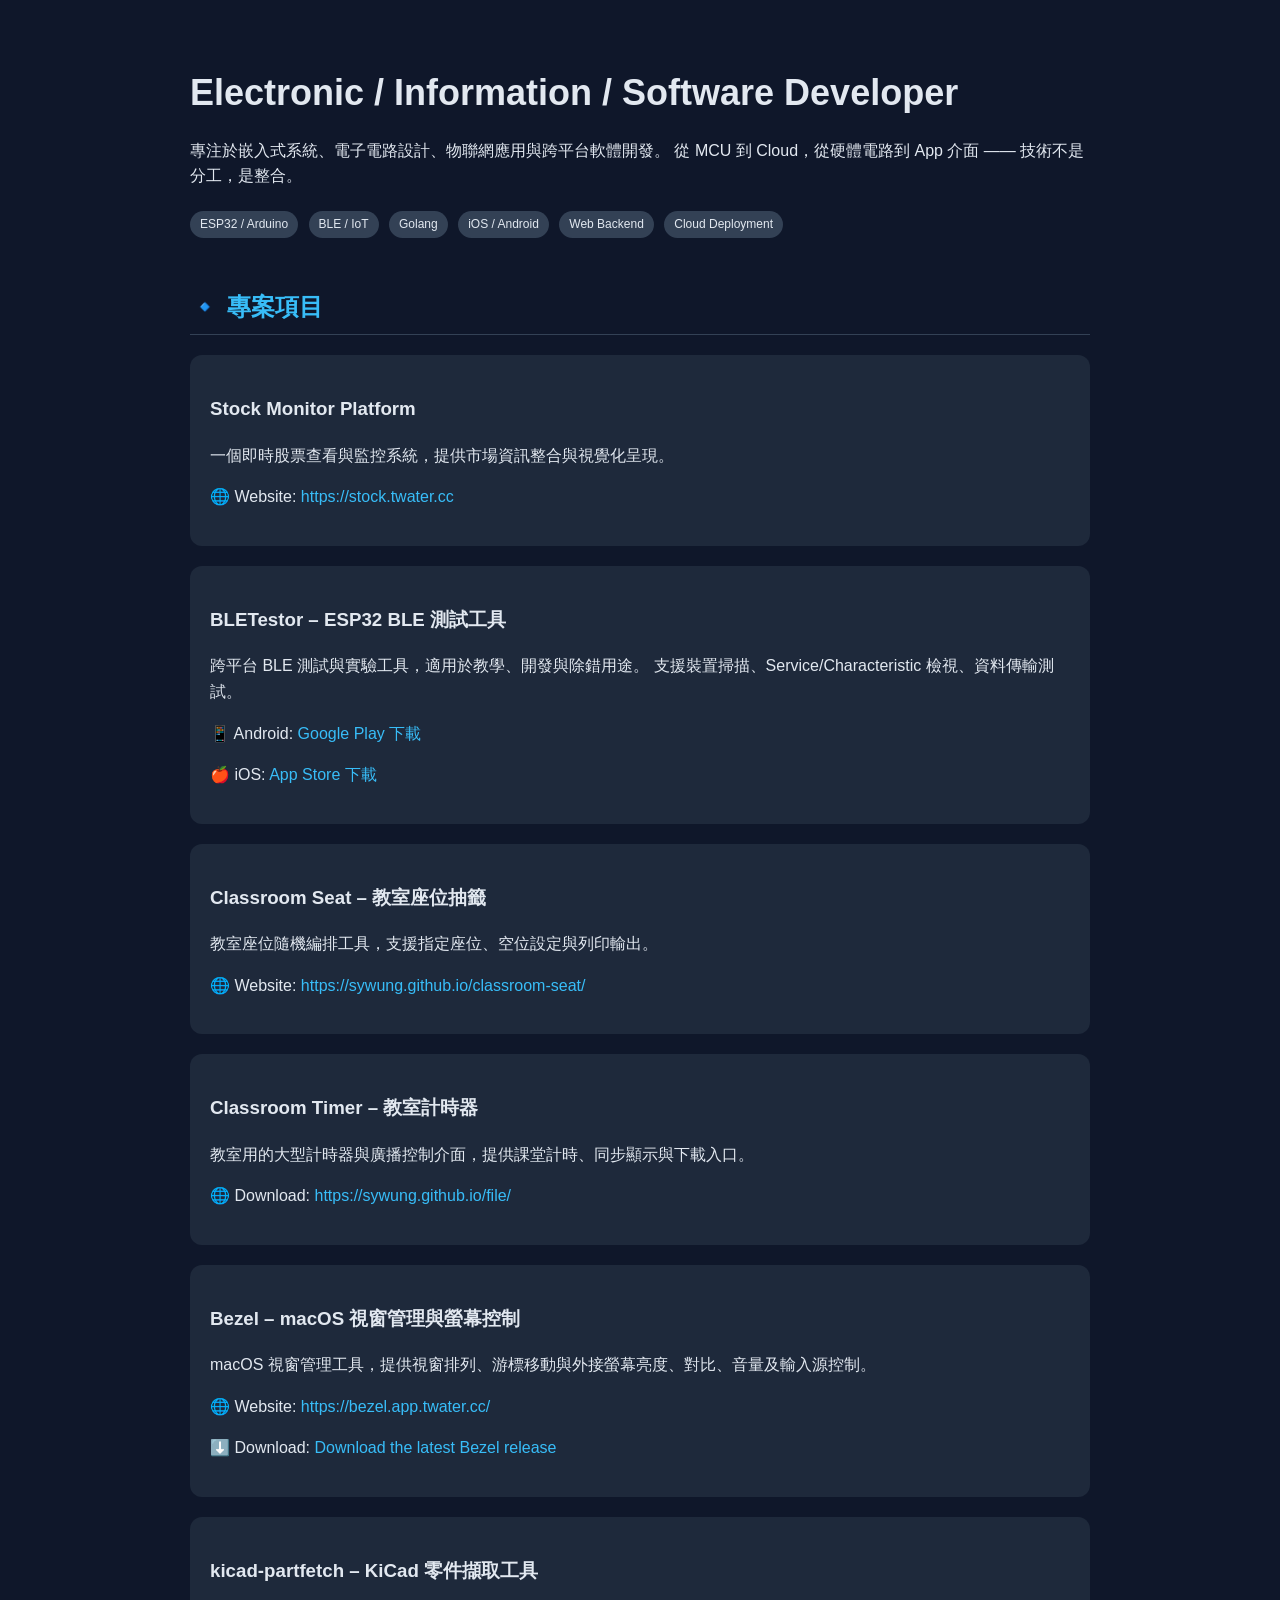
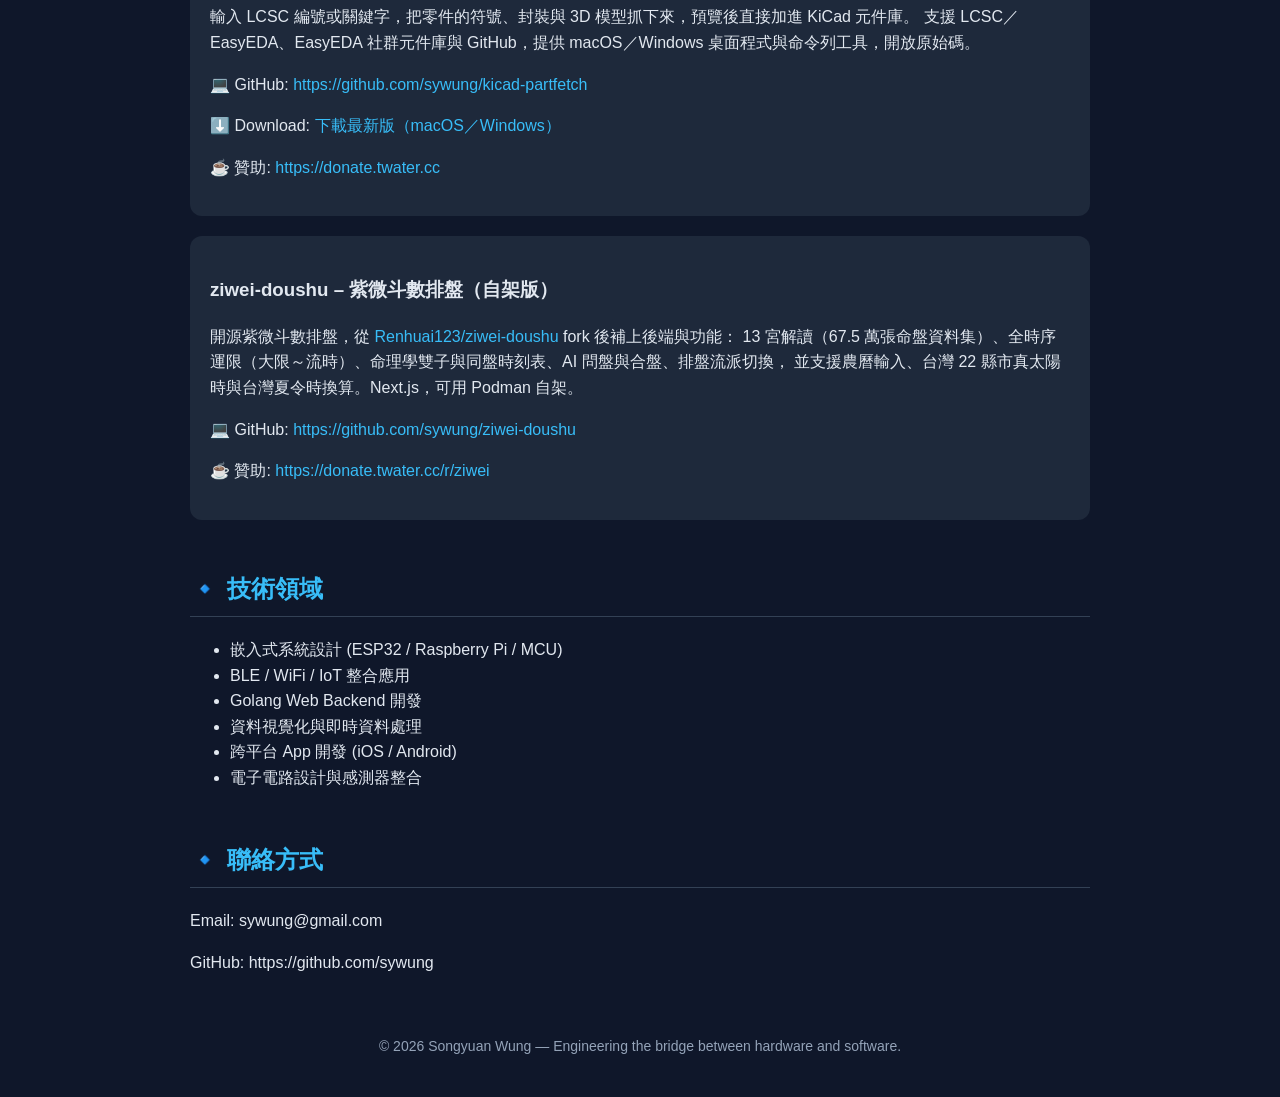
<file: index.html>
<!DOCTYPE html>
<html lang="zh-TW">
<head>
<meta charset="UTF-8">
<meta name="viewport" content="width=device-width, initial-scale=1.0">
<title>Songyuan Wung | Electronic & Software Developer</title>

<style>
body {
    margin: 0;
    font-family: -apple-system, BlinkMacSystemFont, "Segoe UI", Roboto, "Noto Sans TC", sans-serif;
    background: #0f172a;
    color: #e2e8f0;
    line-height: 1.6;
}

.container {
    max-width: 900px;
    margin: auto;
    padding: 40px 20px;
}

h1 {
    font-size: 36px;
    margin-bottom: 10px;
}

h2 {
    margin-top: 50px;
    border-bottom: 1px solid #334155;
    padding-bottom: 8px;
    color: #38bdf8;
}

.card {
    background: #1e293b;
    padding: 20px;
    border-radius: 12px;
    margin-top: 20px;
    transition: 0.3s;
}

.card:hover {
    transform: translateY(-4px);
    box-shadow: 0 10px 25px rgba(0,0,0,0.3);
}

a {
    color: #38bdf8;
    text-decoration: none;
}

a:hover {
    text-decoration: underline;
}

.footer {
    margin-top: 60px;
    font-size: 14px;
    color: #94a3b8;
    text-align: center;
}
.badge {
    display: inline-block;
    padding: 4px 10px;
    background: #334155;
    border-radius: 20px;
    font-size: 12px;
    margin-right: 6px;
    margin-top: 6px;
}
</style>
  <!-- Google tag (gtag.js) -->
  <script async src="https://www.googletagmanager.com/gtag/js?id=G-ZS31KPH66P"></script>
  <script>
    window.dataLayer = window.dataLayer || [];
    function gtag(){dataLayer.push(arguments);}
    gtag("js", new Date());

    gtag("config", "G-ZS31KPH66P");
  </script>
</head>

<body>

<div class="container">

<h1>Electronic / Information / Software Developer</h1>
<p>
專注於嵌入式系統、電子電路設計、物聯網應用與跨平台軟體開發。  
從 MCU 到 Cloud，從硬體電路到 App 介面 —— 技術不是分工，是整合。
</p>

<div>
<span class="badge">ESP32 / Arduino</span>
<span class="badge">BLE / IoT</span>
<span class="badge">Golang</span>
<span class="badge">iOS / Android</span>
<span class="badge">Web Backend</span>
<span class="badge">Cloud Deployment</span>
</div>

<h2>🔹 專案項目</h2>

<div class="card">
<h3>Stock Monitor Platform</h3>
<p>
一個即時股票查看與監控系統，提供市場資訊整合與視覺化呈現。
</p>
<p>
🌐 Website: 
<a href="https://stock.twater.cc" target="_blank">
https://stock.twater.cc
</a>
</p>
</div>

<div class="card">
<h3>BLETestor – ESP32 BLE 測試工具</h3>
<p>
跨平台 BLE 測試與實驗工具，適用於教學、開發與除錯用途。  
支援裝置掃描、Service/Characteristic 檢視、資料傳輸測試。
</p>

<p>
📱 Android:
<a href="https://play.google.com/store/apps/details?id=cc.twater.saihs.esp32.bletestor" target="_blank">
Google Play 下載
</a>
</p>

<p>
🍎 iOS:
<a href="https://apps.apple.com/tw/app/esp32-ble-testor/id6758536675" target="_blank">
App Store 下載
</a>
</p>
</div>

<div class="card">
<h3>Classroom Seat – 教室座位抽籤</h3>
<p>
教室座位隨機編排工具，支援指定座位、空位設定與列印輸出。
</p>
<p>
🌐 Website:
<a href="https://sywung.github.io/classroom-seat/" target="_blank">
https://sywung.github.io/classroom-seat/
</a>
</p>
</div>

<div class="card">
<h3>Classroom Timer – 教室計時器</h3>
<p>
教室用的大型計時器與廣播控制介面，提供課堂計時、同步顯示與下載入口。
</p>
<p>
🌐 Download:
<a href="https://sywung.github.io/file/" target="_blank">
https://sywung.github.io/file/
</a>
</p>
</div>

<div class="card">
<h3>Bezel – macOS 視窗管理與螢幕控制</h3>
<p>
macOS 視窗管理工具，提供視窗排列、游標移動與外接螢幕亮度、對比、音量及輸入源控制。
</p>
<p>
🌐 Website:
<a href="https://bezel.app.twater.cc/" target="_blank">
https://bezel.app.twater.cc/
</a>
</p>
<p>
⬇️ Download:
<a href="https://github.com/sywung/bezel-releases/releases/latest" target="_blank">
Download the latest Bezel release
</a>
</p>
</div>

<div class="card">
<h3>kicad-partfetch – KiCad 零件擷取工具</h3>
<p>
輸入 LCSC 編號或關鍵字，把零件的符號、封裝與 3D 模型抓下來，預覽後直接加進 KiCad 元件庫。
支援 LCSC／EasyEDA、EasyEDA 社群元件庫與 GitHub，提供 macOS／Windows 桌面程式與命令列工具，開放原始碼。
</p>
<p>
💻 GitHub:
<a href="https://github.com/sywung/kicad-partfetch" target="_blank">
https://github.com/sywung/kicad-partfetch
</a>
</p>
<p>
⬇️ Download:
<a href="https://github.com/sywung/kicad-partfetch/releases/latest" target="_blank">
下載最新版（macOS／Windows）
</a>
</p>
<p>
☕ 贊助:
<a href="https://donate.twater.cc" target="_blank">
https://donate.twater.cc
</a>
</p>
</div>

<div class="card">
<h3>ziwei-doushu – 紫微斗數排盤（自架版）</h3>
<p>
開源紫微斗數排盤，從 <a href="https://github.com/Renhuai123/ziwei-doushu" target="_blank">Renhuai123/ziwei-doushu</a> fork 後補上後端與功能：
13 宮解讀（67.5 萬張命盤資料集）、全時序運限（大限～流時）、命理學雙子與同盤時刻表、AI 問盤與合盤、排盤流派切換，
並支援農曆輸入、台灣 22 縣市真太陽時與台灣夏令時換算。Next.js，可用 Podman 自架。
</p>
<p>
💻 GitHub:
<a href="https://github.com/sywung/ziwei-doushu" target="_blank">
https://github.com/sywung/ziwei-doushu
</a>
</p>
<p>
☕ 贊助:
<a href="https://donate.twater.cc/r/ziwei" target="_blank">
https://donate.twater.cc/r/ziwei
</a>
</p>
</div>

<h2>🔹 技術領域</h2>
<ul>
<li>嵌入式系統設計 (ESP32 / Raspberry Pi / MCU)</li>
<li>BLE / WiFi / IoT 整合應用</li>
<li>Golang Web Backend 開發</li>
<li>資料視覺化與即時資料處理</li>
<li>跨平台 App 開發 (iOS / Android)</li>
<li>電子電路設計與感測器整合</li>
</ul>

<h2>🔹 聯絡方式</h2>
<p>
Email: sywung@gmail.com
</p>
<p>
GitHub: https://github.com/sywung
</p>

<div class="footer">
© 2026 Songyuan Wung — Engineering the bridge between hardware and software.
</div>

</div>

</body>
</html>
</file>
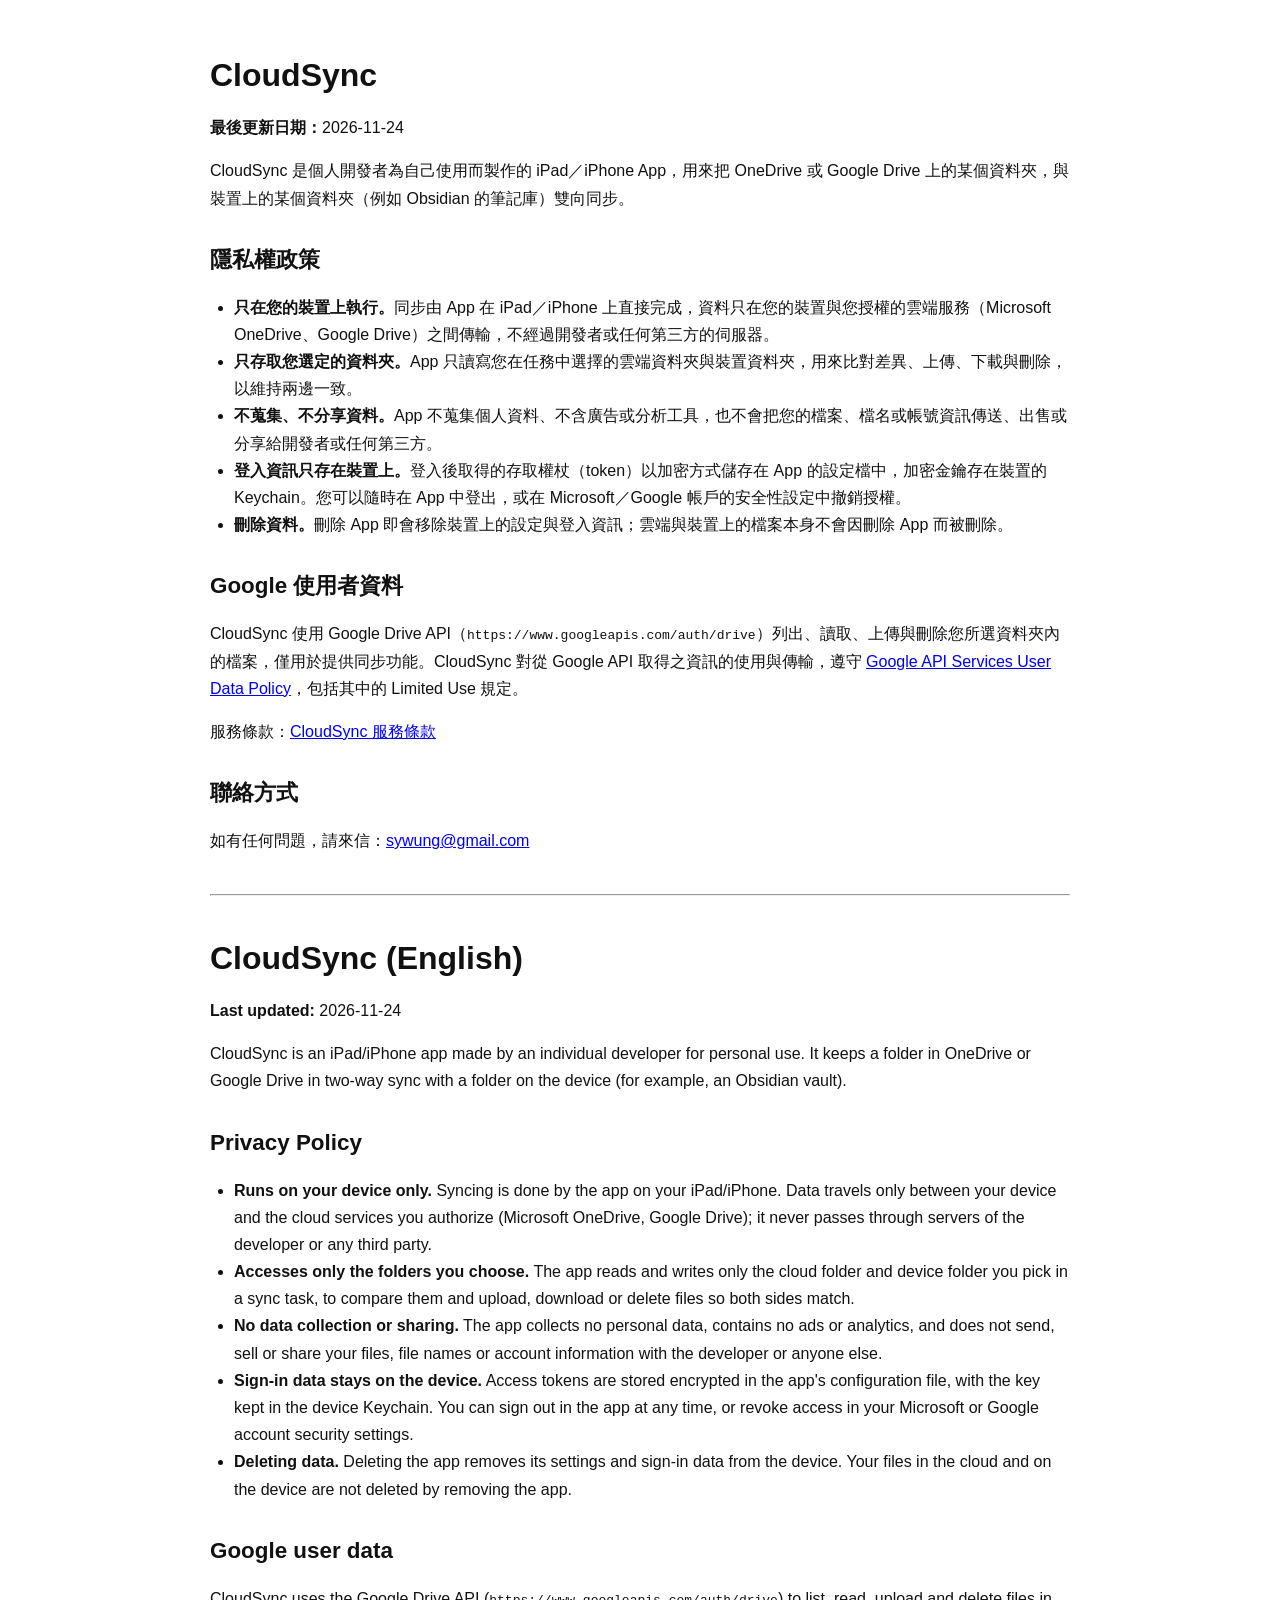
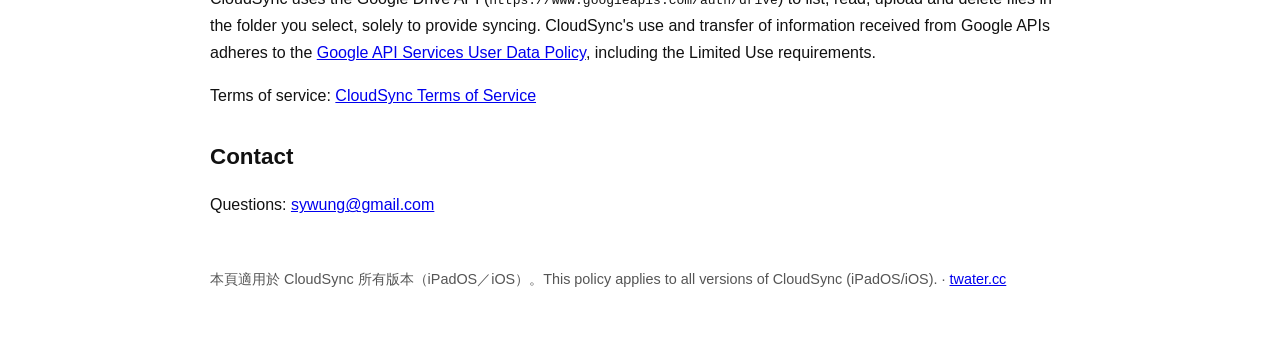
<file: cloudsync/index.html>
<!DOCTYPE html>
<html lang="zh-Hant">
<head>
  <meta charset="utf-8" />
  <meta name="viewport" content="width=device-width, initial-scale=1" />
  <title>CloudSync — 說明與隱私權政策 / About &amp; Privacy Policy</title>
  <meta name="description" content="CloudSync: an iPad/iPhone app that syncs a OneDrive or Google Drive folder with a folder on the device. Privacy policy." />
  <style>
    body {
      font-family: -apple-system, BlinkMacSystemFont, "Segoe UI", Roboto, "Noto Sans TC", "PingFang TC", "Heiti TC", Arial, sans-serif;
      line-height: 1.7;
      margin: 0;
      padding: 2rem;
      background-color: #ffffff;
      color: #111111;
    }
    main { max-width: 860px; margin: auto; }
    h1, h2 { line-height: 1.4; }
    h1 { font-size: 2rem; margin-bottom: 0.5rem; }
    h2 { margin-top: 2rem; font-size: 1.4rem; }
    hr { margin: 2.5rem 0; }
    ul { padding-left: 1.5rem; }
    footer { margin-top: 3rem; font-size: 0.9rem; color: #555; }
  </style>
  <!-- Google tag (gtag.js) -->
  <script async src="https://www.googletagmanager.com/gtag/js?id=G-ZS31KPH66P"></script>
  <script>
    window.dataLayer = window.dataLayer || [];
    function gtag(){dataLayer.push(arguments);}
    gtag("js", new Date());

    gtag("config", "G-ZS31KPH66P");
  </script>
</head>
<body>
<main>

<h1>CloudSync</h1>
<p><strong>最後更新日期：</strong>2026-11-24</p>

<p>CloudSync 是個人開發者為自己使用而製作的 iPad／iPhone App，用來把 OneDrive 或 Google Drive 上的某個資料夾，與裝置上的某個資料夾（例如 Obsidian 的筆記庫）雙向同步。</p>

<h2>隱私權政策</h2>
<ul>
  <li><strong>只在您的裝置上執行。</strong>同步由 App 在 iPad／iPhone 上直接完成，資料只在您的裝置與您授權的雲端服務（Microsoft OneDrive、Google Drive）之間傳輸，不經過開發者或任何第三方的伺服器。</li>
  <li><strong>只存取您選定的資料夾。</strong>App 只讀寫您在任務中選擇的雲端資料夾與裝置資料夾，用來比對差異、上傳、下載與刪除，以維持兩邊一致。</li>
  <li><strong>不蒐集、不分享資料。</strong>App 不蒐集個人資料、不含廣告或分析工具，也不會把您的檔案、檔名或帳號資訊傳送、出售或分享給開發者或任何第三方。</li>
  <li><strong>登入資訊只存在裝置上。</strong>登入後取得的存取權杖（token）以加密方式儲存在 App 的設定檔中，加密金鑰存在裝置的 Keychain。您可以隨時在 App 中登出，或在 Microsoft／Google 帳戶的安全性設定中撤銷授權。</li>
  <li><strong>刪除資料。</strong>刪除 App 即會移除裝置上的設定與登入資訊；雲端與裝置上的檔案本身不會因刪除 App 而被刪除。</li>
</ul>

<h2>Google 使用者資料</h2>
<p>CloudSync 使用 Google Drive API（<code>https://www.googleapis.com/auth/drive</code>）列出、讀取、上傳與刪除您所選資料夾內的檔案，僅用於提供同步功能。CloudSync 對從 Google API 取得之資訊的使用與傳輸，遵守 <a href="https://developers.google.com/terms/api-services-user-data-policy">Google API Services User Data Policy</a>，包括其中的 Limited Use 規定。</p>

<p>服務條款：<a href="terms.html">CloudSync 服務條款</a></p>

<h2>聯絡方式</h2>
<p>如有任何問題，請來信：<a href="mailto:sywung@gmail.com">sywung@gmail.com</a></p>

<hr />

<h1>CloudSync (English)</h1>
<p><strong>Last updated:</strong> 2026-11-24</p>

<p>CloudSync is an iPad/iPhone app made by an individual developer for personal use. It keeps a folder in OneDrive or Google Drive in two-way sync with a folder on the device (for example, an Obsidian vault).</p>

<h2>Privacy Policy</h2>
<ul>
  <li><strong>Runs on your device only.</strong> Syncing is done by the app on your iPad/iPhone. Data travels only between your device and the cloud services you authorize (Microsoft OneDrive, Google Drive); it never passes through servers of the developer or any third party.</li>
  <li><strong>Accesses only the folders you choose.</strong> The app reads and writes only the cloud folder and device folder you pick in a sync task, to compare them and upload, download or delete files so both sides match.</li>
  <li><strong>No data collection or sharing.</strong> The app collects no personal data, contains no ads or analytics, and does not send, sell or share your files, file names or account information with the developer or anyone else.</li>
  <li><strong>Sign-in data stays on the device.</strong> Access tokens are stored encrypted in the app's configuration file, with the key kept in the device Keychain. You can sign out in the app at any time, or revoke access in your Microsoft or Google account security settings.</li>
  <li><strong>Deleting data.</strong> Deleting the app removes its settings and sign-in data from the device. Your files in the cloud and on the device are not deleted by removing the app.</li>
</ul>

<h2>Google user data</h2>
<p>CloudSync uses the Google Drive API (<code>https://www.googleapis.com/auth/drive</code>) to list, read, upload and delete files in the folder you select, solely to provide syncing. CloudSync's use and transfer of information received from Google APIs adheres to the <a href="https://developers.google.com/terms/api-services-user-data-policy">Google API Services User Data Policy</a>, including the Limited Use requirements.</p>

<p>Terms of service: <a href="terms.html">CloudSync Terms of Service</a></p>

<h2>Contact</h2>
<p>Questions: <a href="mailto:sywung@gmail.com">sywung@gmail.com</a></p>

<footer>
  <p>本頁適用於 CloudSync 所有版本（iPadOS／iOS）。This policy applies to all versions of CloudSync (iPadOS/iOS). · <a href="/">twater.cc</a></p>
</footer>
</main>
</body>
</html>
</file>
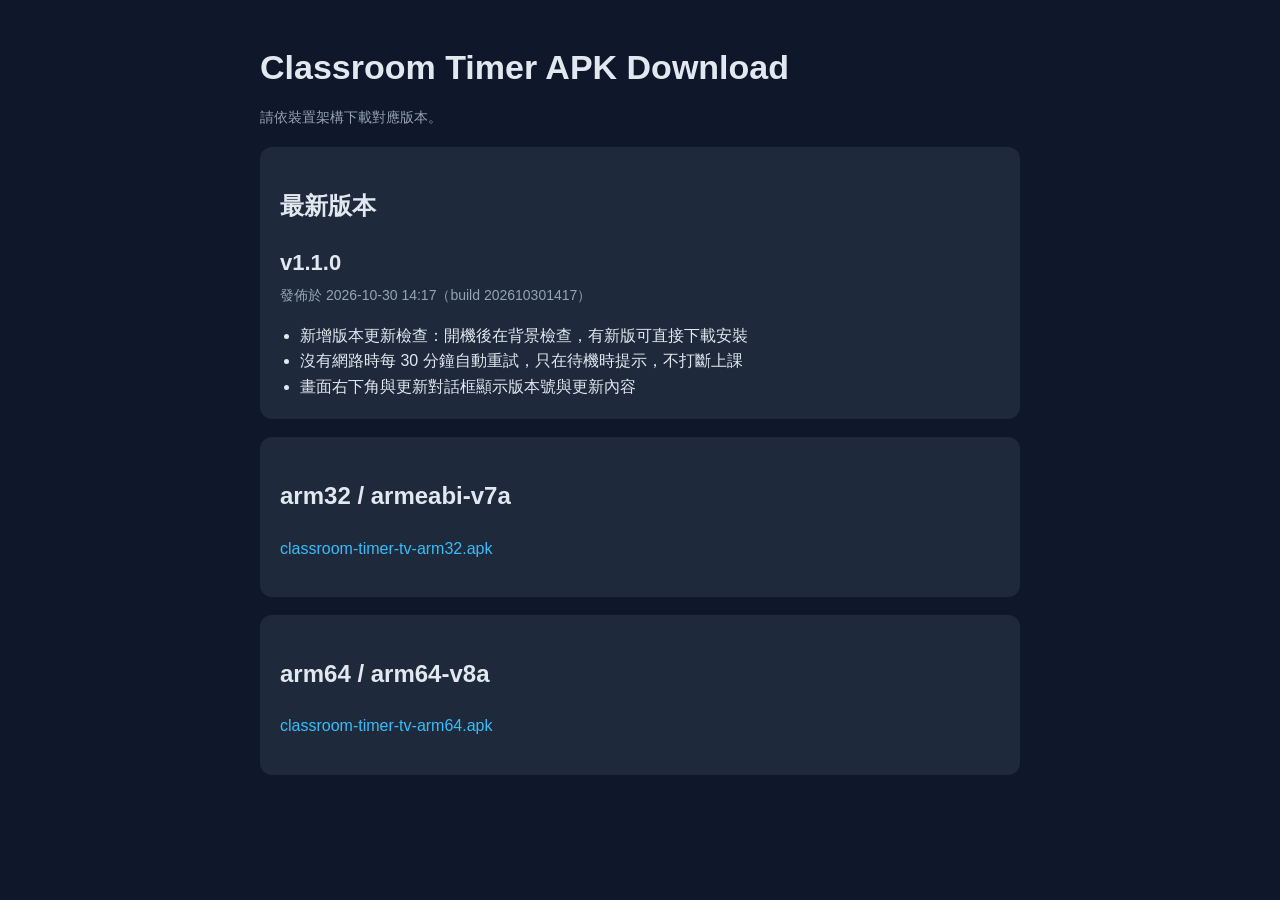
<file: file/index.html>
<!DOCTYPE html>
<html lang="zh-TW">
<head>
<meta charset="UTF-8">
<meta name="viewport" content="width=device-width, initial-scale=1.0">
<title>Classroom Timer APK Download</title>
<style>
body {
  margin: 0;
  font-family: -apple-system, BlinkMacSystemFont, "Segoe UI", Roboto, "Noto Sans TC", sans-serif;
  background: #0f172a;
  color: #e2e8f0;
  line-height: 1.6;
}
.container {
  max-width: 760px;
  margin: auto;
  padding: 40px 20px;
}
h1 {
  margin: 0 0 12px;
  font-size: 34px;
}
p {
  margin: 0 0 16px;
}
.card {
  background: #1e293b;
  padding: 20px;
  border-radius: 12px;
  margin-top: 18px;
  transition: 0.3s;
}
.card:hover {
  transform: translateY(-3px);
  box-shadow: 0 10px 25px rgba(0,0,0,0.3);
}
a {
  color: #38bdf8;
  text-decoration: none;
}
a:hover {
  text-decoration: underline;
}
.muted {
  color: #94a3b8;
  font-size: 14px;
}
.version {
  font-size: 22px;
  font-weight: 600;
  margin: 0 0 4px;
}
.notes {
  margin: 12px 0 0;
  padding-left: 20px;
}
</style>
  <!-- Google tag (gtag.js) -->
  <script async src="https://www.googletagmanager.com/gtag/js?id=G-ZS31KPH66P"></script>
  <script>
    window.dataLayer = window.dataLayer || [];
    function gtag(){dataLayer.push(arguments);}
    gtag("js", new Date());

    gtag("config", "G-ZS31KPH66P");
  </script>
</head>
<body>
<div class="container">
  <h1>Classroom Timer APK Download</h1>
  <p class="muted">請依裝置架構下載對應版本。</p>

  <div class="card" id="release" hidden>
    <h2>最新版本</h2>
    <p class="version" id="release-version"></p>
    <p class="muted" id="release-date"></p>
    <ul class="notes" id="release-notes"></ul>
  </div>

  <div class="card">
    <h2>arm32 / armeabi-v7a</h2>
    <p>
      <a href="./classroom-timer-tv-arm32.apk">classroom-timer-tv-arm32.apk</a>
    </p>
  </div>

  <div class="card">
    <h2>arm64 / arm64-v8a</h2>
    <p>
      <a href="./classroom-timer-tv-arm64.apk">classroom-timer-tv-arm64.apk</a>
    </p>
  </div>
</div>
<script>
// 版本資訊由 build.sh 產生（classroom-timer-tv.json），與 APK 一起發佈
fetch("./classroom-timer-tv.json?t=" + Date.now())
  .then(function (res) { return res.ok ? res.json() : Promise.reject(res.status); })
  .then(function (info) {
    var b = String(info.build || "");
    document.getElementById("release-version").textContent =
      "v" + (info.version || "?");
    if (/^\d{12}$/.test(b)) {
      document.getElementById("release-date").textContent =
        "發佈於 " + b.slice(0, 4) + "-" + b.slice(4, 6) + "-" + b.slice(6, 8) +
        " " + b.slice(8, 10) + ":" + b.slice(10, 12) + "（build " + b + "）";
    }
    var list = document.getElementById("release-notes");
    (info.notes || []).forEach(function (note) {
      var li = document.createElement("li");
      li.textContent = note;
      list.appendChild(li);
    });
    document.getElementById("release").hidden = false;
  })
  .catch(function () { /* 讀不到版本資訊時只顯示下載連結 */ });
</script>
</body>
</html>
</file>
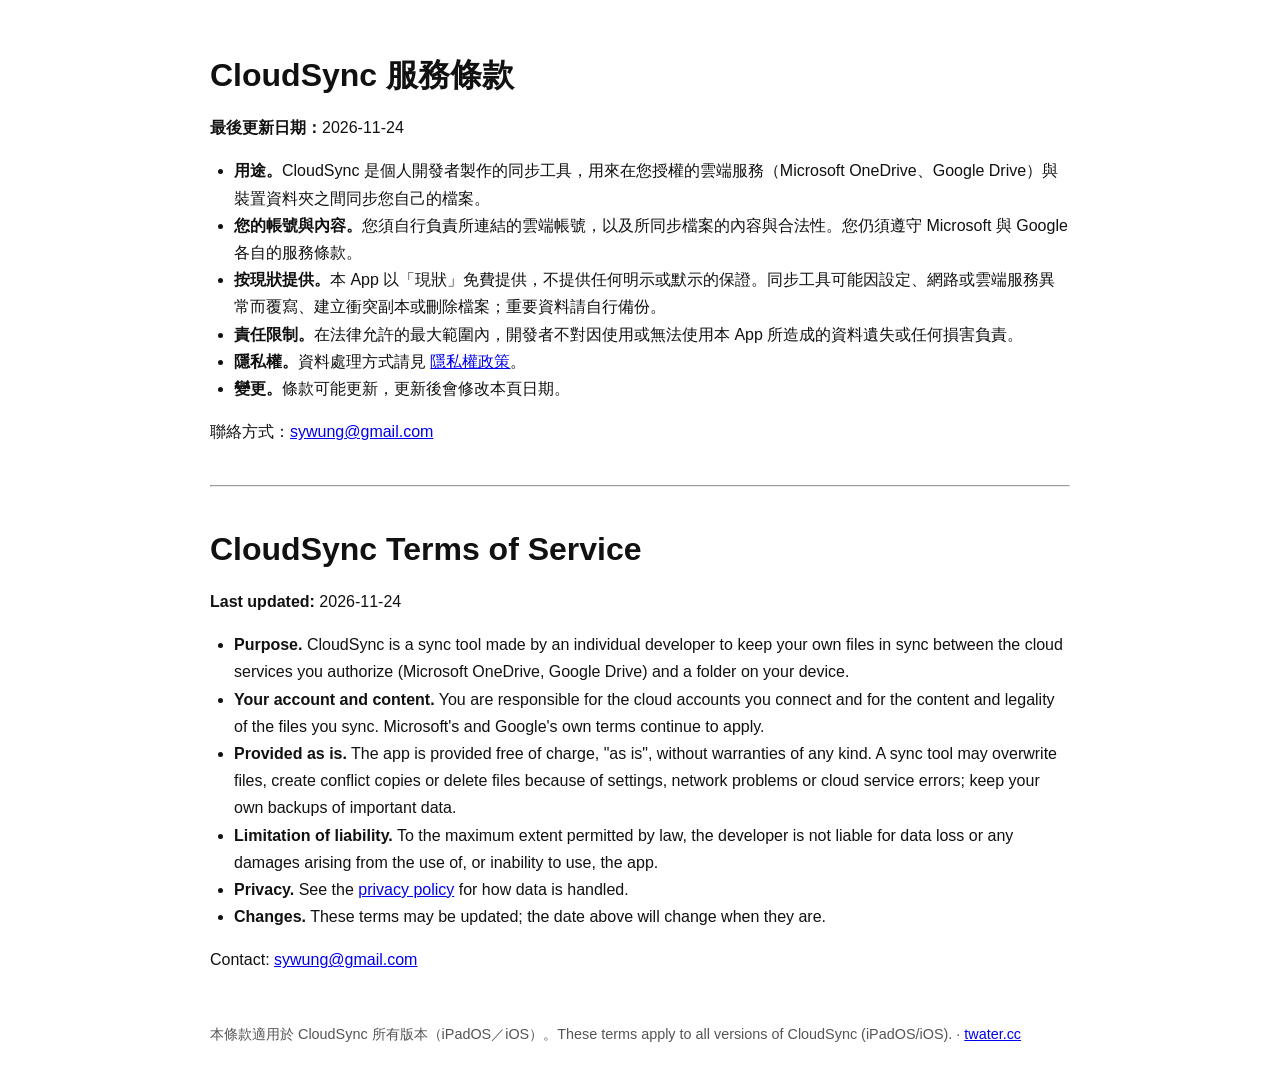
<file: cloudsync/terms.html>
<!DOCTYPE html>
<html lang="zh-Hant">
<head>
  <meta charset="utf-8" />
  <meta name="viewport" content="width=device-width, initial-scale=1" />
  <title>CloudSync — 服務條款 / Terms of Service</title>
  <meta name="description" content="CloudSync terms of service." />
  <style>
    body {
      font-family: -apple-system, BlinkMacSystemFont, "Segoe UI", Roboto, "Noto Sans TC", "PingFang TC", "Heiti TC", Arial, sans-serif;
      line-height: 1.7;
      margin: 0;
      padding: 2rem;
      background-color: #ffffff;
      color: #111111;
    }
    main { max-width: 860px; margin: auto; }
    h1, h2 { line-height: 1.4; }
    h1 { font-size: 2rem; margin-bottom: 0.5rem; }
    h2 { margin-top: 2rem; font-size: 1.4rem; }
    hr { margin: 2.5rem 0; }
    ul { padding-left: 1.5rem; }
    footer { margin-top: 3rem; font-size: 0.9rem; color: #555; }
  </style>
  <!-- Google tag (gtag.js) -->
  <script async src="https://www.googletagmanager.com/gtag/js?id=G-ZS31KPH66P"></script>
  <script>
    window.dataLayer = window.dataLayer || [];
    function gtag(){dataLayer.push(arguments);}
    gtag("js", new Date());

    gtag("config", "G-ZS31KPH66P");
  </script>
</head>
<body>
<main>

<h1>CloudSync 服務條款</h1>
<p><strong>最後更新日期：</strong>2026-11-24</p>

<ul>
  <li><strong>用途。</strong>CloudSync 是個人開發者製作的同步工具，用來在您授權的雲端服務（Microsoft OneDrive、Google Drive）與裝置資料夾之間同步您自己的檔案。</li>
  <li><strong>您的帳號與內容。</strong>您須自行負責所連結的雲端帳號，以及所同步檔案的內容與合法性。您仍須遵守 Microsoft 與 Google 各自的服務條款。</li>
  <li><strong>按現狀提供。</strong>本 App 以「現狀」免費提供，不提供任何明示或默示的保證。同步工具可能因設定、網路或雲端服務異常而覆寫、建立衝突副本或刪除檔案；重要資料請自行備份。</li>
  <li><strong>責任限制。</strong>在法律允許的最大範圍內，開發者不對因使用或無法使用本 App 所造成的資料遺失或任何損害負責。</li>
  <li><strong>隱私權。</strong>資料處理方式請見 <a href="./">隱私權政策</a>。</li>
  <li><strong>變更。</strong>條款可能更新，更新後會修改本頁日期。</li>
</ul>
<p>聯絡方式：<a href="mailto:sywung@gmail.com">sywung@gmail.com</a></p>

<hr />

<h1>CloudSync Terms of Service</h1>
<p><strong>Last updated:</strong> 2026-11-24</p>

<ul>
  <li><strong>Purpose.</strong> CloudSync is a sync tool made by an individual developer to keep your own files in sync between the cloud services you authorize (Microsoft OneDrive, Google Drive) and a folder on your device.</li>
  <li><strong>Your account and content.</strong> You are responsible for the cloud accounts you connect and for the content and legality of the files you sync. Microsoft's and Google's own terms continue to apply.</li>
  <li><strong>Provided as is.</strong> The app is provided free of charge, "as is", without warranties of any kind. A sync tool may overwrite files, create conflict copies or delete files because of settings, network problems or cloud service errors; keep your own backups of important data.</li>
  <li><strong>Limitation of liability.</strong> To the maximum extent permitted by law, the developer is not liable for data loss or any damages arising from the use of, or inability to use, the app.</li>
  <li><strong>Privacy.</strong> See the <a href="./">privacy policy</a> for how data is handled.</li>
  <li><strong>Changes.</strong> These terms may be updated; the date above will change when they are.</li>
</ul>
<p>Contact: <a href="mailto:sywung@gmail.com">sywung@gmail.com</a></p>

<footer>
  <p>本條款適用於 CloudSync 所有版本（iPadOS／iOS）。These terms apply to all versions of CloudSync (iPadOS/iOS). · <a href="/">twater.cc</a></p>
</footer>
</main>
</body>
</html>
</file>
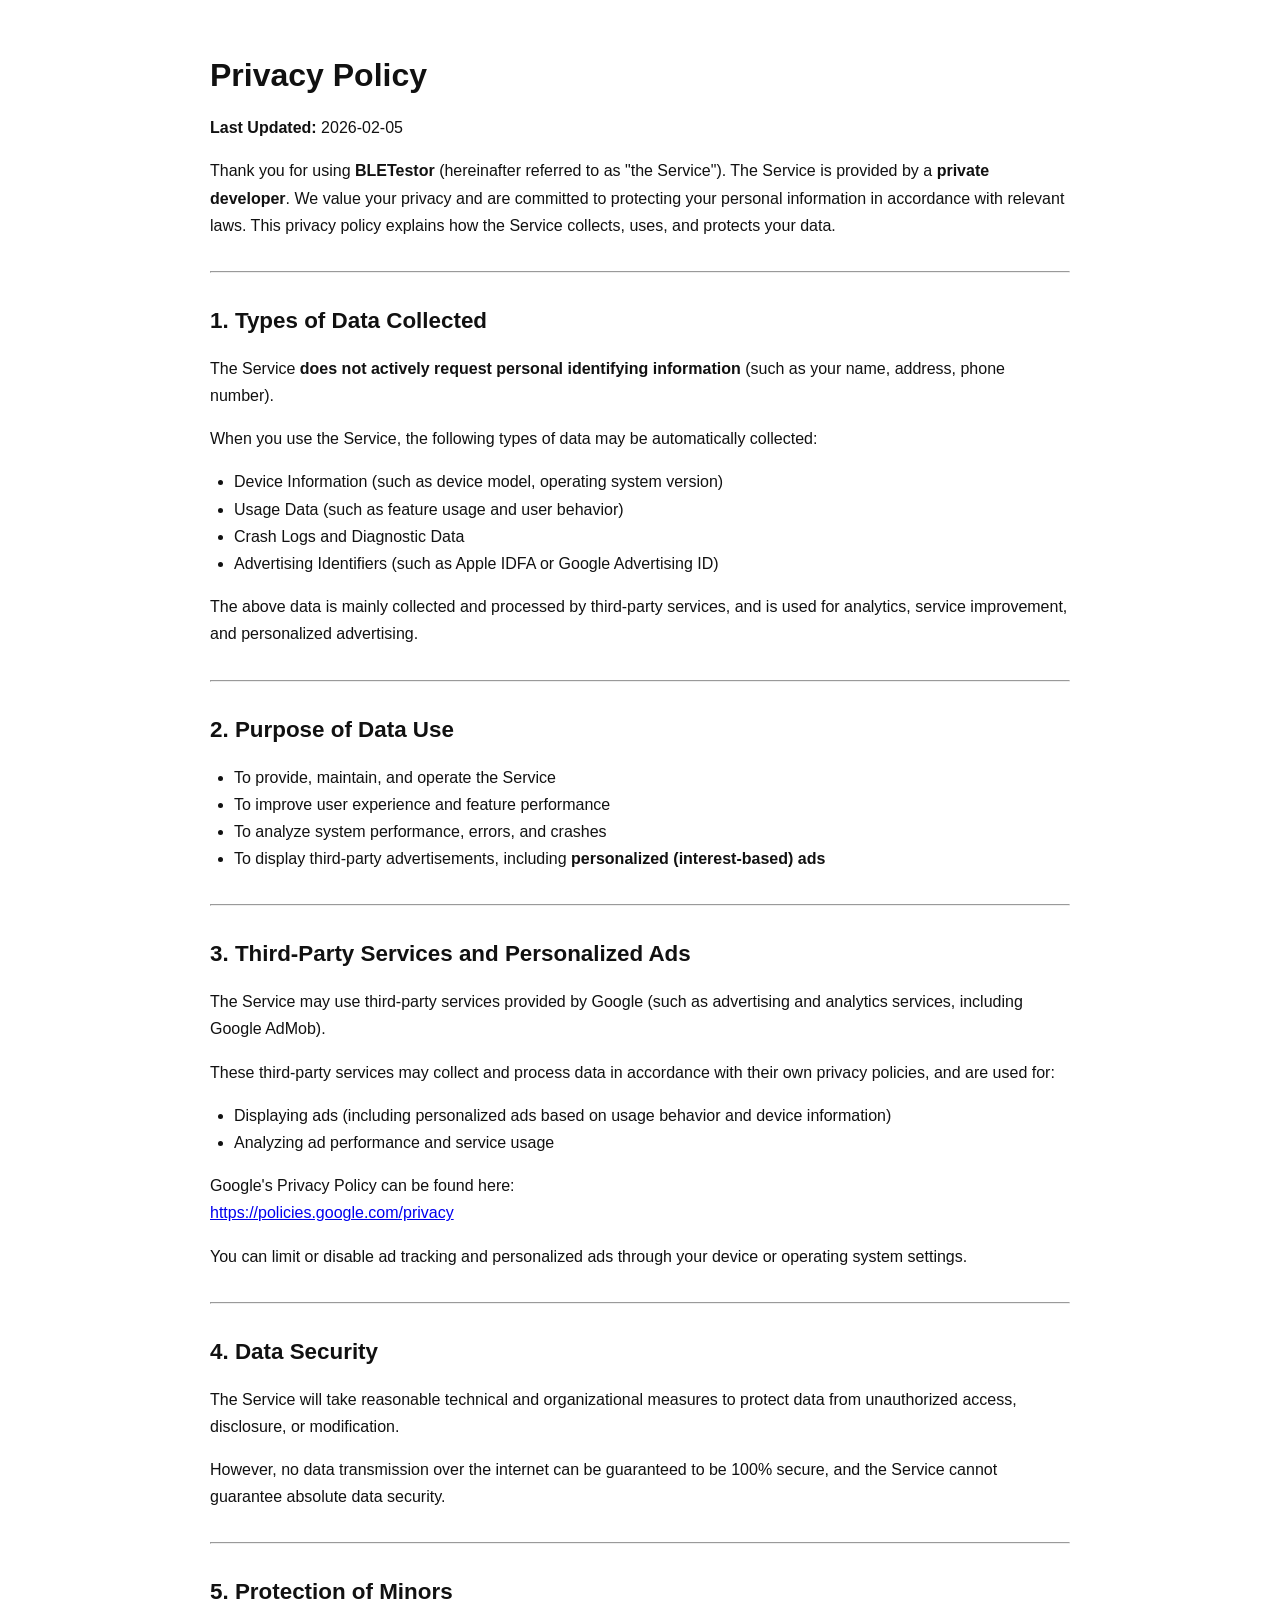
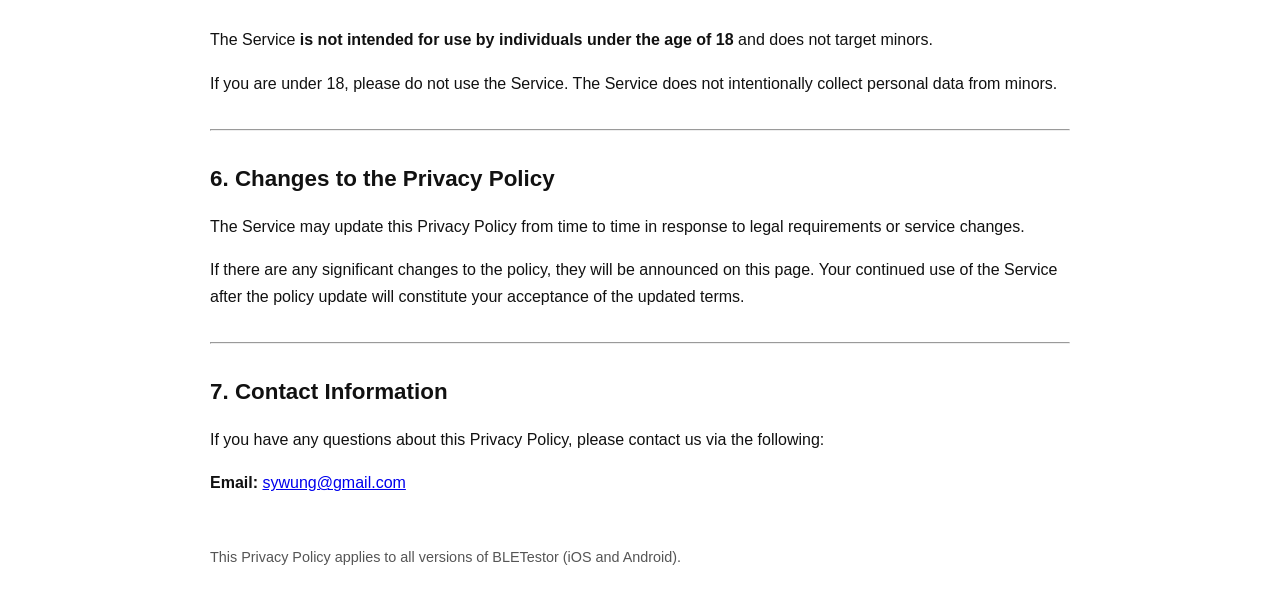
<file: en/eula.html>
<!DOCTYPE html>
<html lang="en">
<head>
  <meta charset="utf-8" />
  <meta name="viewport" content="width=device-width, initial-scale=1" />
  <title>BLETestor Privacy Policy</title>
  <style>
    body {
      font-family: -apple-system, BlinkMacSystemFont, "Segoe UI", Roboto, "Noto Sans TC", "PingFang TC", "Heiti TC", Arial, sans-serif;
      line-height: 1.7;
      margin: 0;
      padding: 2rem;
      background-color: #ffffff;
      color: #111111;
    }
    main {
      max-width: 860px;
      margin: auto;
    }
    h1, h2 {
      line-height: 1.4;
    }
    h1 {
      font-size: 2rem;
      margin-bottom: 0.5rem;
    }
    h2 {
      margin-top: 2rem;
      font-size: 1.4rem;
    }
    hr {
      margin: 2rem 0;
    }
    ul {
      padding-left: 1.5rem;
    }
    footer {
      margin-top: 3rem;
      font-size: 0.9rem;
      color: #555;
    }
  </style>
  <!-- Google tag (gtag.js) -->
  <script async src="https://www.googletagmanager.com/gtag/js?id=G-ZS31KPH66P"></script>
  <script>
    window.dataLayer = window.dataLayer || [];
    function gtag(){dataLayer.push(arguments);}
    gtag("js", new Date());

    gtag("config", "G-ZS31KPH66P");
  </script>
</head>
<body>
<main>

<h1>Privacy Policy</h1>
<p><strong>Last Updated:</strong> 2026-02-05</p>

<p>Thank you for using <strong>BLETestor</strong> (hereinafter referred to as "the Service"). The Service is provided by a <strong>private developer</strong>. We value your privacy and are committed to protecting your personal information in accordance with relevant laws. This privacy policy explains how the Service collects, uses, and protects your data.</p>

<hr />

<h2>1. Types of Data Collected</h2>
<p>The Service <strong>does not actively request personal identifying information</strong> (such as your name, address, phone number).</p>

<p>When you use the Service, the following types of data may be automatically collected:</p>
<ul>
  <li>Device Information (such as device model, operating system version)</li>
  <li>Usage Data (such as feature usage and user behavior)</li>
  <li>Crash Logs and Diagnostic Data</li>
  <li>Advertising Identifiers (such as Apple IDFA or Google Advertising ID)</li>
</ul>

<p>The above data is mainly collected and processed by third-party services, and is used for analytics, service improvement, and personalized advertising.</p>

<hr />

<h2>2. Purpose of Data Use</h2>
<ul>
  <li>To provide, maintain, and operate the Service</li>
  <li>To improve user experience and feature performance</li>
  <li>To analyze system performance, errors, and crashes</li>
  <li>To display third-party advertisements, including <strong>personalized (interest-based) ads</strong></li>
</ul>

<hr />

<h2>3. Third-Party Services and Personalized Ads</h2>
<p>The Service may use third-party services provided by Google (such as advertising and analytics services, including Google AdMob).</p>

<p>These third-party services may collect and process data in accordance with their own privacy policies, and are used for:</p>
<ul>
  <li>Displaying ads (including personalized ads based on usage behavior and device information)</li>
  <li>Analyzing ad performance and service usage</li>
</ul>

<p>Google's Privacy Policy can be found here: <br />
<a href="https://policies.google.com/privacy" target="_blank" rel="noopener noreferrer">https://policies.google.com/privacy</a></p>

<p>You can limit or disable ad tracking and personalized ads through your device or operating system settings.</p>

<hr />

<h2>4. Data Security</h2>
<p>The Service will take reasonable technical and organizational measures to protect data from unauthorized access, disclosure, or modification.</p>
<p>However, no data transmission over the internet can be guaranteed to be 100% secure, and the Service cannot guarantee absolute data security.</p>

<hr />

<h2>5. Protection of Minors</h2>
<p>The Service <strong>is not intended for use by individuals under the age of 18</strong> and does not target minors.</p>
<p>If you are under 18, please do not use the Service. The Service does not intentionally collect personal data from minors.</p>

<hr />

<h2>6. Changes to the Privacy Policy</h2>
<p>The Service may update this Privacy Policy from time to time in response to legal requirements or service changes.</p>
<p>If there are any significant changes to the policy, they will be announced on this page. Your continued use of the Service after the policy update will constitute your acceptance of the updated terms.</p>

<hr />

<h2>7. Contact Information</h2>
<p>If you have any questions about this Privacy Policy, please contact us via the following:</p>
<p><strong>Email:</strong> <a href="mailto:sywung@gmail.com">sywung@gmail.com</a></p>

<footer>
  <p>This Privacy Policy applies to all versions of BLETestor (iOS and Android).</p>
</footer>

</main>
</body>
</html>
</file>
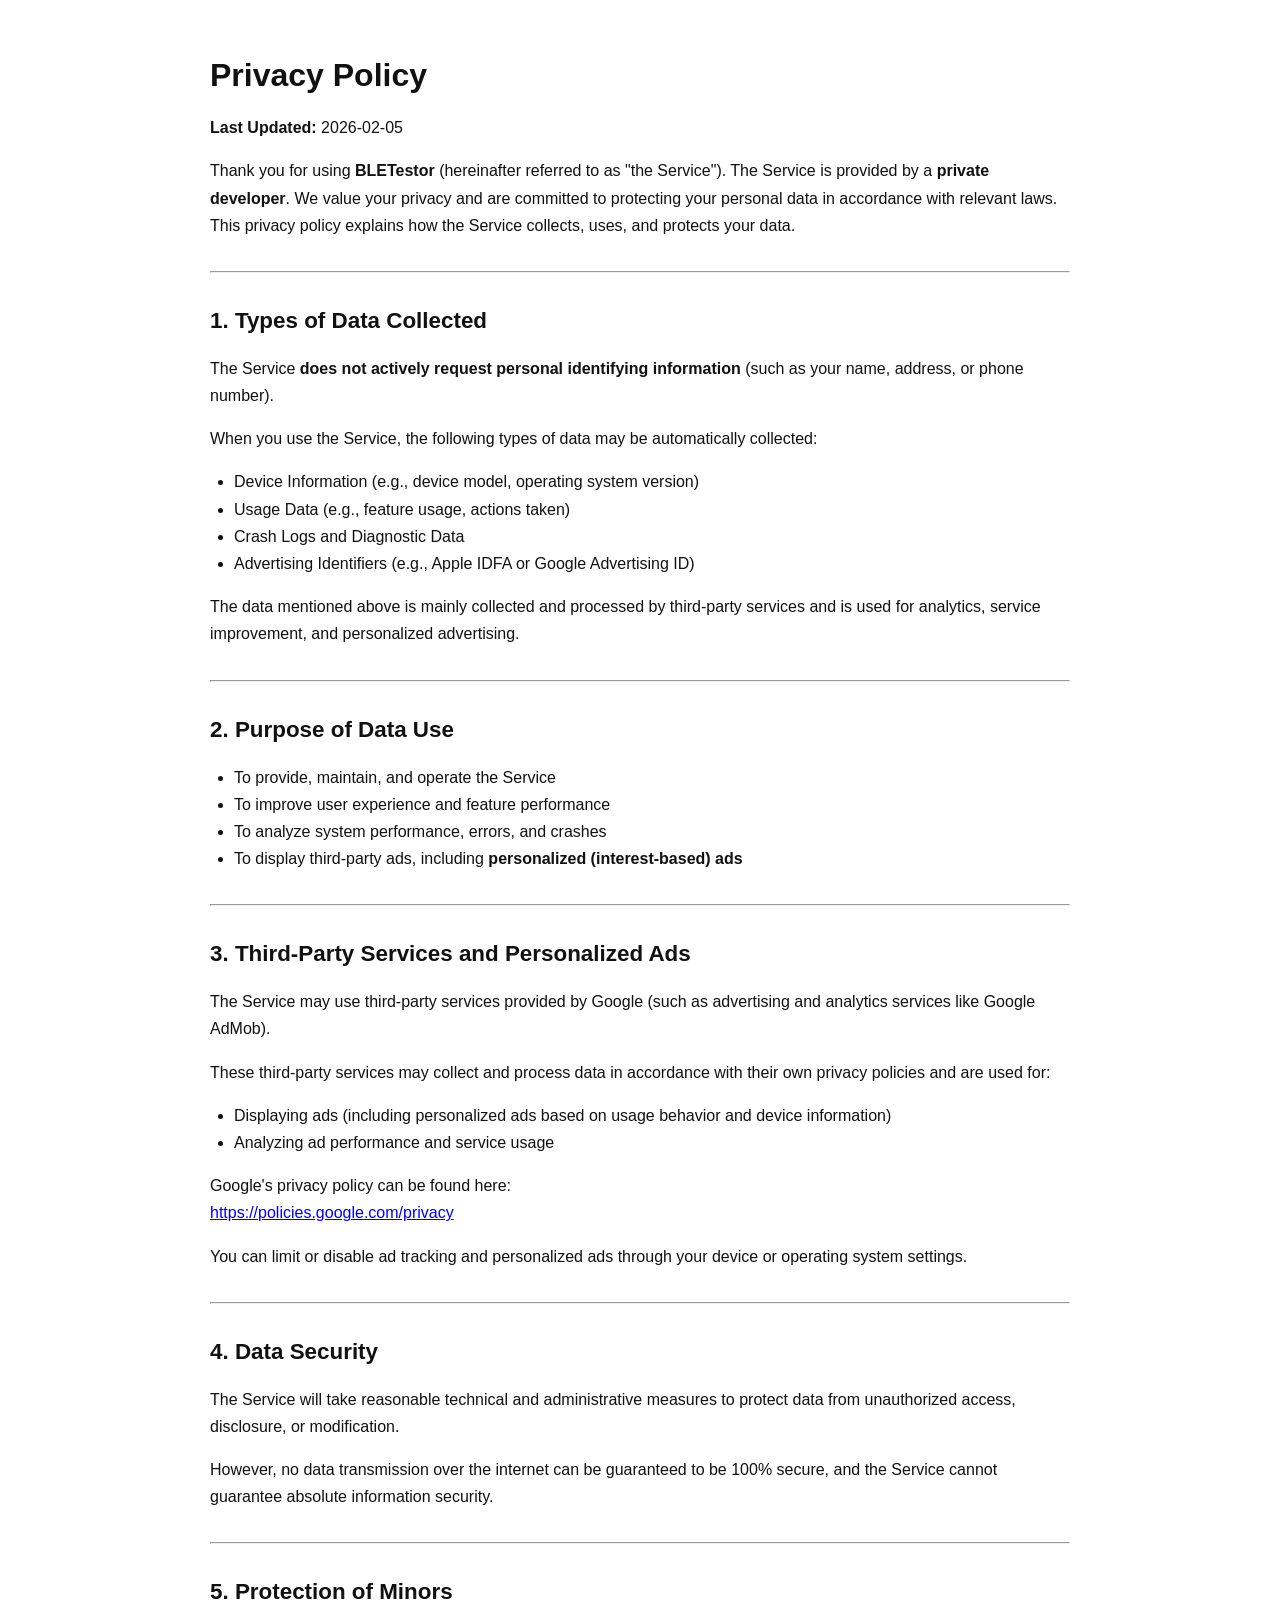
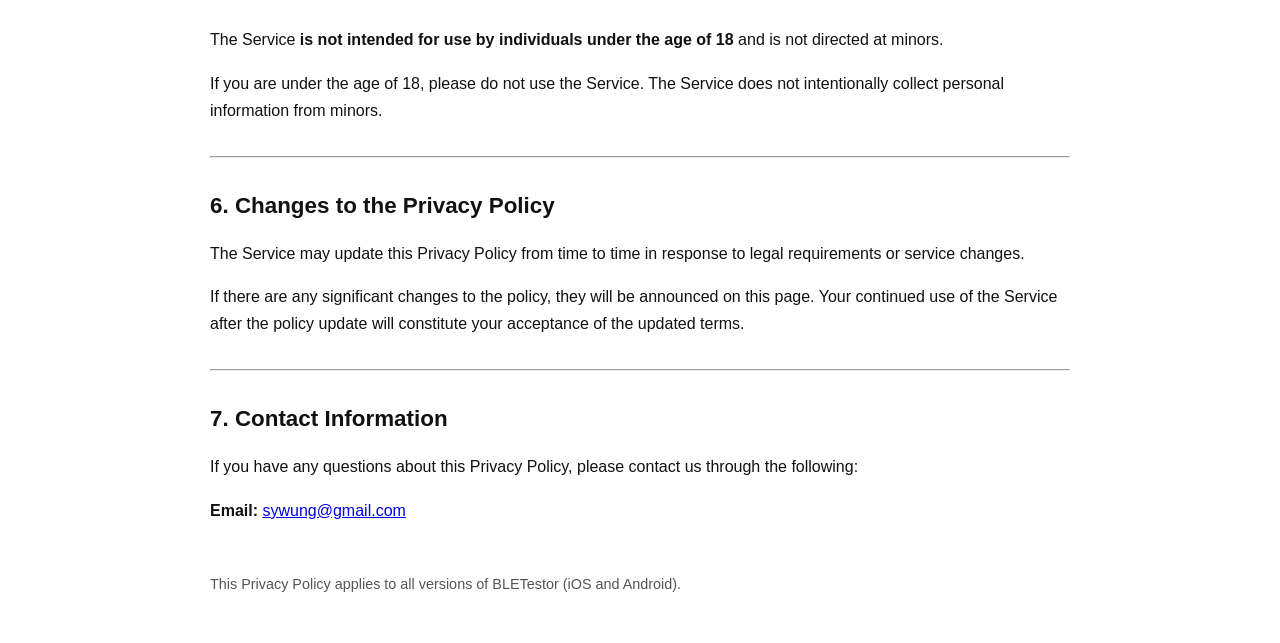
<file: en/PrivacyPolicy.html>
<!DOCTYPE html>
<html lang="en">
<head>
  <meta charset="utf-8" />
  <meta name="viewport" content="width=device-width, initial-scale=1" />
  <title>BLETestor Privacy Policy</title>
  <style>
    body {
      font-family: -apple-system, BlinkMacSystemFont, "Segoe UI", Roboto, "Noto Sans TC", "PingFang TC", "Heiti TC", Arial, sans-serif;
      line-height: 1.7;
      margin: 0;
      padding: 2rem;
      background-color: #ffffff;
      color: #111111;
    }
    main {
      max-width: 860px;
      margin: auto;
    }
    h1, h2 {
      line-height: 1.4;
    }
    h1 {
      font-size: 2rem;
      margin-bottom: 0.5rem;
    }
    h2 {
      margin-top: 2rem;
      font-size: 1.4rem;
    }
    hr {
      margin: 2rem 0;
    }
    ul {
      padding-left: 1.5rem;
    }
    footer {
      margin-top: 3rem;
      font-size: 0.9rem;
      color: #555;
    }
  </style>
  <!-- Google tag (gtag.js) -->
  <script async src="https://www.googletagmanager.com/gtag/js?id=G-ZS31KPH66P"></script>
  <script>
    window.dataLayer = window.dataLayer || [];
    function gtag(){dataLayer.push(arguments);}
    gtag("js", new Date());

    gtag("config", "G-ZS31KPH66P");
  </script>
</head>
<body>
<main>

<h1>Privacy Policy</h1>
<p><strong>Last Updated:</strong> 2026-02-05</p>

<p>Thank you for using <strong>BLETestor</strong> (hereinafter referred to as "the Service"). The Service is provided by a <strong>private developer</strong>. We value your privacy and are committed to protecting your personal data in accordance with relevant laws. This privacy policy explains how the Service collects, uses, and protects your data.</p>

<hr />

<h2>1. Types of Data Collected</h2>
<p>The Service <strong>does not actively request personal identifying information</strong> (such as your name, address, or phone number).</p>

<p>When you use the Service, the following types of data may be automatically collected:</p>
<ul>
  <li>Device Information (e.g., device model, operating system version)</li>
  <li>Usage Data (e.g., feature usage, actions taken)</li>
  <li>Crash Logs and Diagnostic Data</li>
  <li>Advertising Identifiers (e.g., Apple IDFA or Google Advertising ID)</li>
</ul>

<p>The data mentioned above is mainly collected and processed by third-party services and is used for analytics, service improvement, and personalized advertising.</p>

<hr />

<h2>2. Purpose of Data Use</h2>
<ul>
  <li>To provide, maintain, and operate the Service</li>
  <li>To improve user experience and feature performance</li>
  <li>To analyze system performance, errors, and crashes</li>
  <li>To display third-party ads, including <strong>personalized (interest-based) ads</strong></li>
</ul>

<hr />

<h2>3. Third-Party Services and Personalized Ads</h2>
<p>The Service may use third-party services provided by Google (such as advertising and analytics services like Google AdMob).</p>

<p>These third-party services may collect and process data in accordance with their own privacy policies and are used for:</p>
<ul>
  <li>Displaying ads (including personalized ads based on usage behavior and device information)</li>
  <li>Analyzing ad performance and service usage</li>
</ul>

<p>Google's privacy policy can be found here: <br />
<a href="https://policies.google.com/privacy" target="_blank" rel="noopener noreferrer">https://policies.google.com/privacy</a></p>

<p>You can limit or disable ad tracking and personalized ads through your device or operating system settings.</p>

<hr />

<h2>4. Data Security</h2>
<p>The Service will take reasonable technical and administrative measures to protect data from unauthorized access, disclosure, or modification.</p>
<p>However, no data transmission over the internet can be guaranteed to be 100% secure, and the Service cannot guarantee absolute information security.</p>

<hr />

<h2>5. Protection of Minors</h2>
<p>The Service <strong>is not intended for use by individuals under the age of 18</strong> and is not directed at minors.</p>
<p>If you are under the age of 18, please do not use the Service. The Service does not intentionally collect personal information from minors.</p>

<hr />

<h2>6. Changes to the Privacy Policy</h2>
<p>The Service may update this Privacy Policy from time to time in response to legal requirements or service changes.</p>
<p>If there are any significant changes to the policy, they will be announced on this page. Your continued use of the Service after the policy update will constitute your acceptance of the updated terms.</p>

<hr />

<h2>7. Contact Information</h2>
<p>If you have any questions about this Privacy Policy, please contact us through the following:</p>
<p><strong>Email:</strong> <a href="mailto:sywung@gmail.com">sywung@gmail.com</a></p>

<footer>
  <p>This Privacy Policy applies to all versions of BLETestor (iOS and Android).</p>
</footer>

</main>
</body>
</html>
</file>
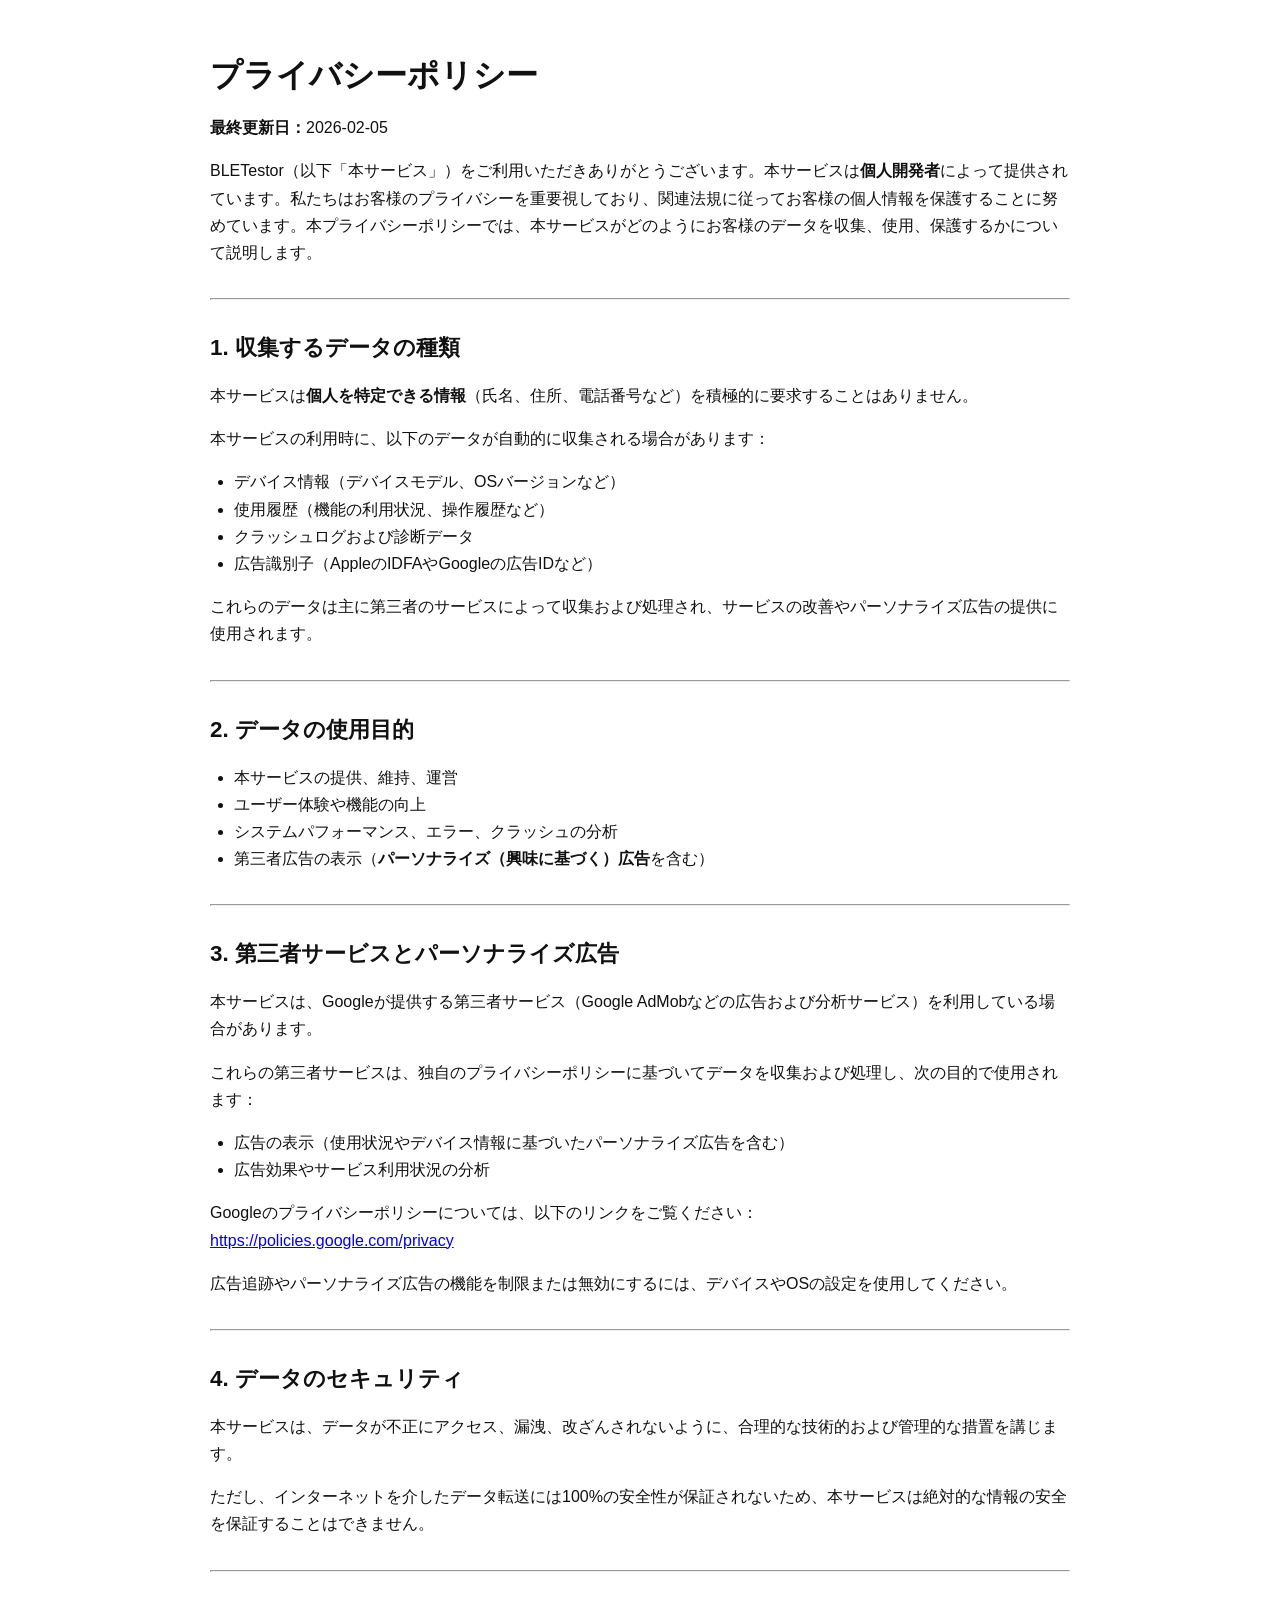
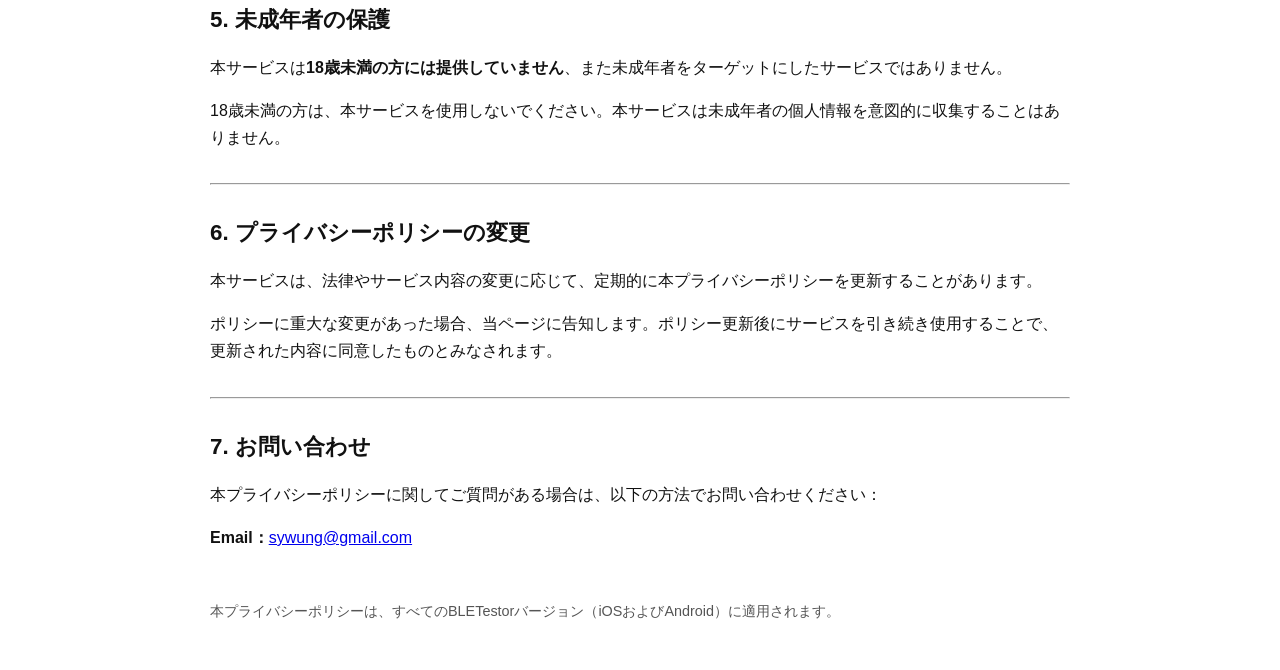
<file: ja/eula.html>
<!DOCTYPE html>
<html lang="ja">
<head>
  <meta charset="utf-8" />
  <meta name="viewport" content="width=device-width, initial-scale=1" />
  <title>BLETestor プライバシーポリシー</title>
  <style>
    body {
      font-family: -apple-system, BlinkMacSystemFont, "Segoe UI", Roboto, "Noto Sans TC", "PingFang TC", "Heiti TC", Arial, sans-serif;
      line-height: 1.7;
      margin: 0;
      padding: 2rem;
      background-color: #ffffff;
      color: #111111;
    }
    main {
      max-width: 860px;
      margin: auto;
    }
    h1, h2 {
      line-height: 1.4;
    }
    h1 {
      font-size: 2rem;
      margin-bottom: 0.5rem;
    }
    h2 {
      margin-top: 2rem;
      font-size: 1.4rem;
    }
    hr {
      margin: 2rem 0;
    }
    ul {
      padding-left: 1.5rem;
    }
    footer {
      margin-top: 3rem;
      font-size: 0.9rem;
      color: #555;
    }
  </style>
  <!-- Google tag (gtag.js) -->
  <script async src="https://www.googletagmanager.com/gtag/js?id=G-ZS31KPH66P"></script>
  <script>
    window.dataLayer = window.dataLayer || [];
    function gtag(){dataLayer.push(arguments);}
    gtag("js", new Date());

    gtag("config", "G-ZS31KPH66P");
  </script>
</head>
<body>
<main>

<h1>プライバシーポリシー</h1>
<p><strong>最終更新日：</strong>2026-02-05</p>

<p>BLETestor（以下「本サービス」）をご利用いただきありがとうございます。本サービスは<strong>個人開発者</strong>によって提供されています。私たちはお客様のプライバシーを重要視しており、関連法規に従ってお客様の個人情報を保護することに努めています。本プライバシーポリシーでは、本サービスがどのようにお客様のデータを収集、使用、保護するかについて説明します。</p>

<hr />

<h2>1. 収集するデータの種類</h2>
<p>本サービスは<strong>個人を特定できる情報</strong>（氏名、住所、電話番号など）を積極的に要求することはありません。</p>

<p>本サービスの利用時に、以下のデータが自動的に収集される場合があります：</p>
<ul>
  <li>デバイス情報（デバイスモデル、OSバージョンなど）</li>
  <li>使用履歴（機能の利用状況、操作履歴など）</li>
  <li>クラッシュログおよび診断データ</li>
  <li>広告識別子（AppleのIDFAやGoogleの広告IDなど）</li>
</ul>

<p>これらのデータは主に第三者のサービスによって収集および処理され、サービスの改善やパーソナライズ広告の提供に使用されます。</p>

<hr />

<h2>2. データの使用目的</h2>
<ul>
  <li>本サービスの提供、維持、運営</li>
  <li>ユーザー体験や機能の向上</li>
  <li>システムパフォーマンス、エラー、クラッシュの分析</li>
  <li>第三者広告の表示（<strong>パーソナライズ（興味に基づく）広告</strong>を含む）</li>
</ul>

<hr />

<h2>3. 第三者サービスとパーソナライズ広告</h2>
<p>本サービスは、Googleが提供する第三者サービス（Google AdMobなどの広告および分析サービス）を利用している場合があります。</p>

<p>これらの第三者サービスは、独自のプライバシーポリシーに基づいてデータを収集および処理し、次の目的で使用されます：</p>
<ul>
  <li>広告の表示（使用状況やデバイス情報に基づいたパーソナライズ広告を含む）</li>
  <li>広告効果やサービス利用状況の分析</li>
</ul>

<p>Googleのプライバシーポリシーについては、以下のリンクをご覧ください：<br />
<a href="https://policies.google.com/privacy" target="_blank" rel="noopener noreferrer">https://policies.google.com/privacy</a></p>

<p>広告追跡やパーソナライズ広告の機能を制限または無効にするには、デバイスやOSの設定を使用してください。</p>

<hr />

<h2>4. データのセキュリティ</h2>
<p>本サービスは、データが不正にアクセス、漏洩、改ざんされないように、合理的な技術的および管理的な措置を講じます。</p>
<p>ただし、インターネットを介したデータ転送には100%の安全性が保証されないため、本サービスは絶対的な情報の安全を保証することはできません。</p>

<hr />

<h2>5. 未成年者の保護</h2>
<p>本サービスは<strong>18歳未満の方には提供していません</strong>、また未成年者をターゲットにしたサービスではありません。</p>
<p>18歳未満の方は、本サービスを使用しないでください。本サービスは未成年者の個人情報を意図的に収集することはありません。</p>

<hr />

<h2>6. プライバシーポリシーの変更</h2>
<p>本サービスは、法律やサービス内容の変更に応じて、定期的に本プライバシーポリシーを更新することがあります。</p>
<p>ポリシーに重大な変更があった場合、当ページに告知します。ポリシー更新後にサービスを引き続き使用することで、更新された内容に同意したものとみなされます。</p>

<hr />

<h2>7. お問い合わせ</h2>
<p>本プライバシーポリシーに関してご質問がある場合は、以下の方法でお問い合わせください：</p>
<p><strong>Email：</strong><a href="mailto:sywung@gmail.com">sywung@gmail.com</a></p>

<footer>
  <p>本プライバシーポリシーは、すべてのBLETestorバージョン（iOSおよびAndroid）に適用されます。</p>
</footer>

</main>
</body>
</html>
</file>
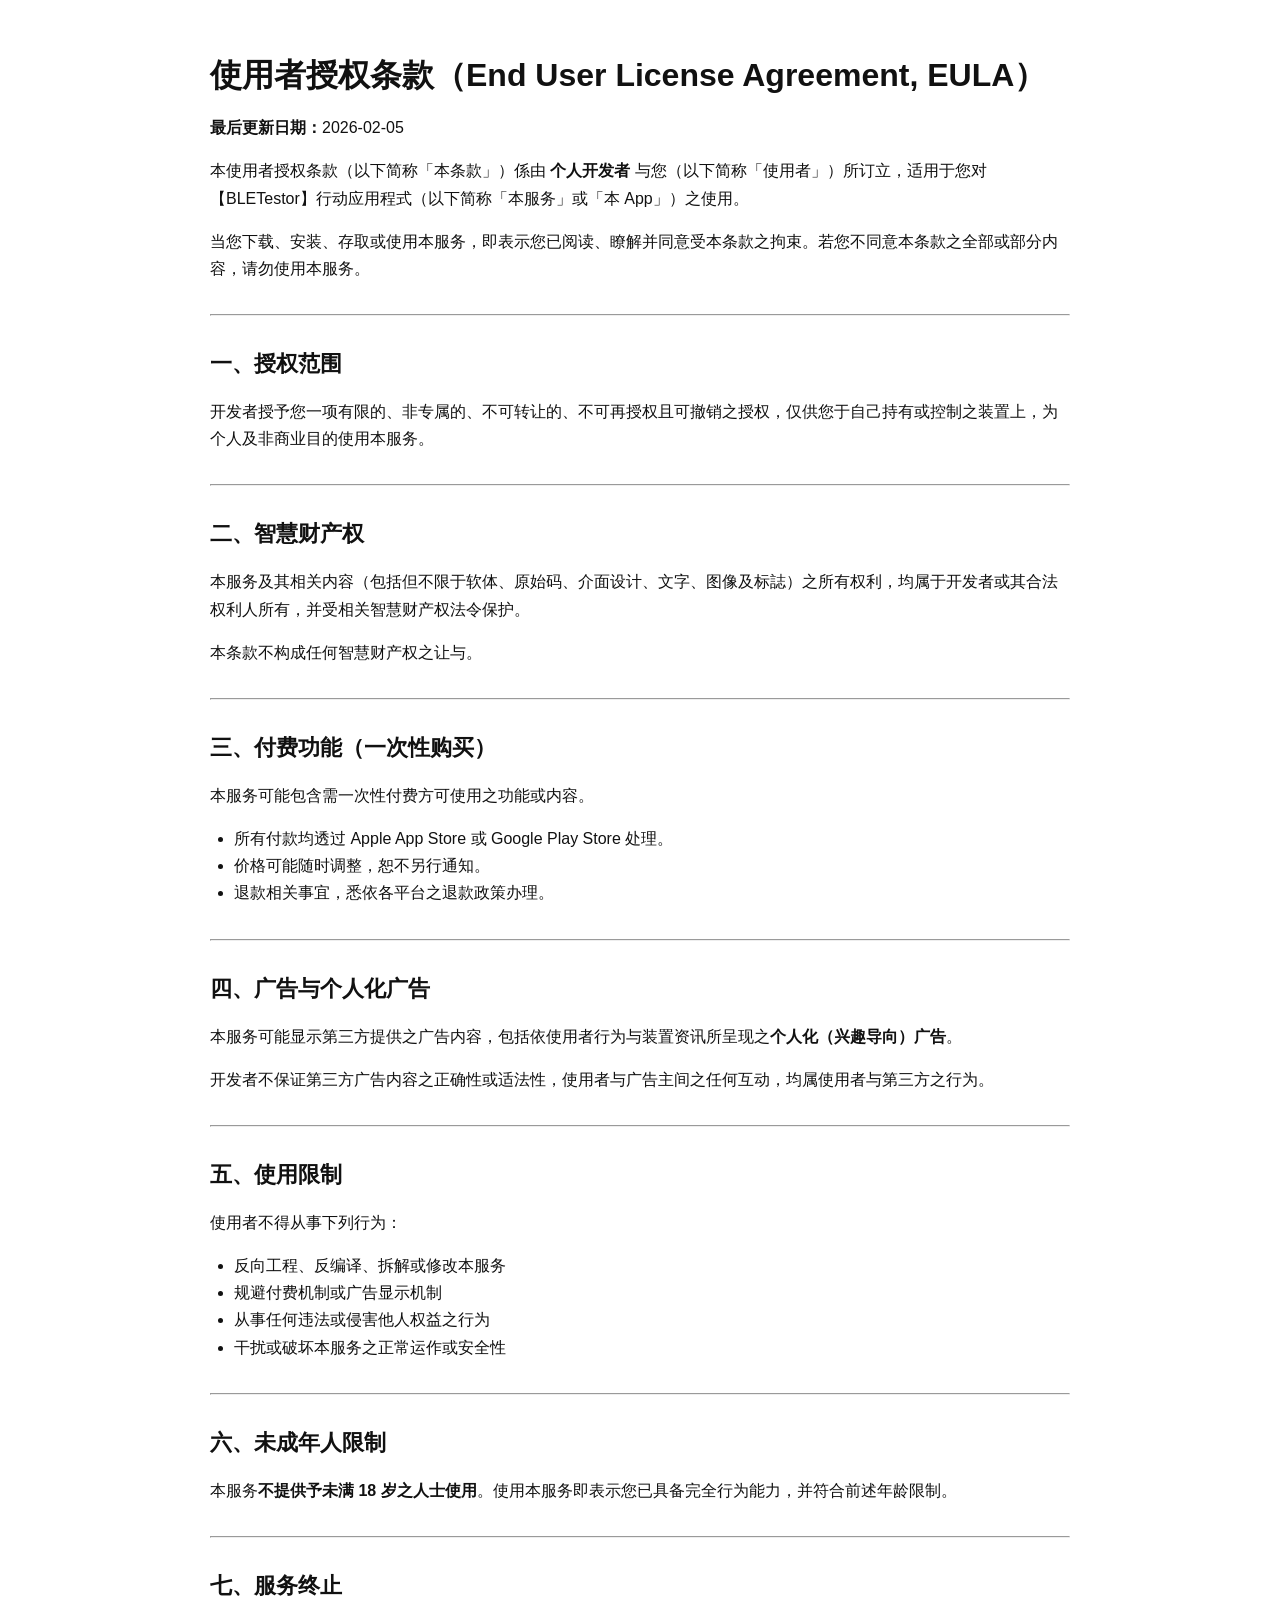
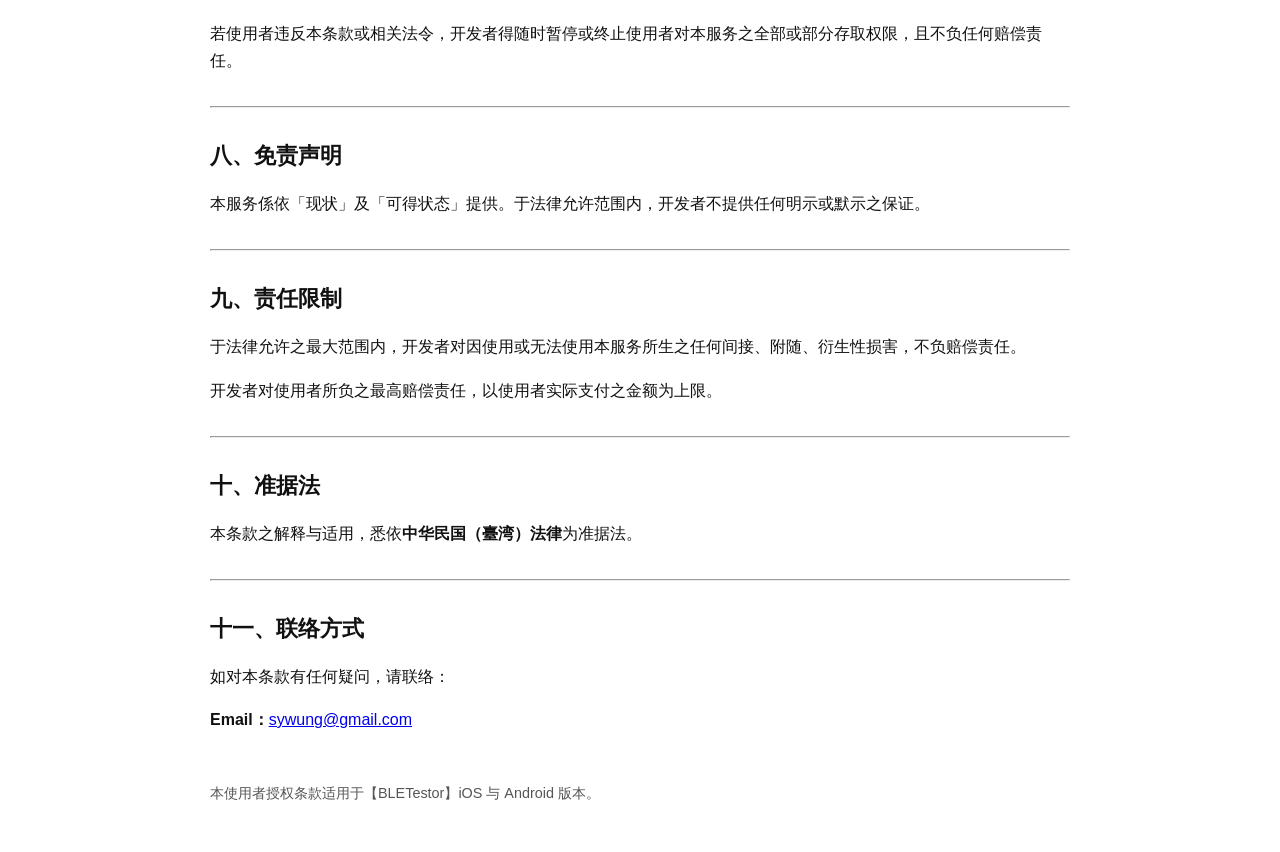
<file: zh-CN/eula.html>
<!DOCTYPE html>
<html lang="zh-Hans">
<head>
  <meta charset="utf-8" />
  <meta name="viewport" content="width=device-width, initial-scale=1" />
  <title>BLETestor 使用者授权条款（EULA）</title>
  <style>
    body {
      font-family: -apple-system, BlinkMacSystemFont, "Segoe UI", Roboto, "Noto Sans TC", "PingFang TC", "Heiti TC", Arial, sans-serif;
      line-height: 1.7;
      margin: 0;
      padding: 2rem;
      background-color: #ffffff;
      color: #111111;
    }
    main {
      max-width: 860px;
      margin: auto;
    }
    h1, h2 {
      line-height: 1.4;
    }
    h1 {
      font-size: 2rem;
      margin-bottom: 0.5rem;
    }
    h2 {
      margin-top: 2rem;
      font-size: 1.4rem;
    }
    hr {
      margin: 2rem 0;
    }
    ul {
      padding-left: 1.5rem;
    }
    footer {
      margin-top: 3rem;
      font-size: 0.9rem;
      color: #555;
    }
  </style>
  <!-- Google tag (gtag.js) -->
  <script async src="https://www.googletagmanager.com/gtag/js?id=G-ZS31KPH66P"></script>
  <script>
    window.dataLayer = window.dataLayer || [];
    function gtag(){dataLayer.push(arguments);}
    gtag("js", new Date());

    gtag("config", "G-ZS31KPH66P");
  </script>
</head>
<body>
<main>

<h1>使用者授权条款（End User License Agreement, EULA）</h1>
<p><strong>最后更新日期：</strong>2026-02-05</p>

<p>本使用者授权条款（以下简称「本条款」）係由 <strong>个人开发者</strong> 与您（以下简称「使用者」）所订立，适用于您对【BLETestor】行动应用程式（以下简称「本服务」或「本 App」）之使用。</p>

<p>当您下载、安装、存取或使用本服务，即表示您已阅读、瞭解并同意受本条款之拘束。若您不同意本条款之全部或部分内容，请勿使用本服务。</p>

<hr />

<h2>一、授权范围</h2>
<p>开发者授予您一项有限的、非专属的、不可转让的、不可再授权且可撤销之授权，仅供您于自己持有或控制之装置上，为个人及非商业目的使用本服务。</p>

<hr />

<h2>二、智慧财产权</h2>
<p>本服务及其相关内容（包括但不限于软体、原始码、介面设计、文字、图像及标誌）之所有权利，均属于开发者或其合法权利人所有，并受相关智慧财产权法令保护。</p>
<p>本条款不构成任何智慧财产权之让与。</p>

<hr />

<h2>三、付费功能（一次性购买）</h2>
<p>本服务可能包含需一次性付费方可使用之功能或内容。</p>
<ul>
  <li>所有付款均透过 Apple App Store 或 Google Play Store 处理。</li>
  <li>价格可能随时调整，恕不另行通知。</li>
  <li>退款相关事宜，悉依各平台之退款政策办理。</li>
</ul>

<hr />

<h2>四、广告与个人化广告</h2>
<p>本服务可能显示第三方提供之广告内容，包括依使用者行为与装置资讯所呈现之<strong>个人化（兴趣导向）广告</strong>。</p>
<p>开发者不保证第三方广告内容之正确性或适法性，使用者与广告主间之任何互动，均属使用者与第三方之行为。</p>

<hr />

<h2>五、使用限制</h2>
<p>使用者不得从事下列行为：</p>
<ul>
  <li>反向工程、反编译、拆解或修改本服务</li>
  <li>规避付费机制或广告显示机制</li>
  <li>从事任何违法或侵害他人权益之行为</li>
  <li>干扰或破坏本服务之正常运作或安全性</li>
</ul>

<hr />

<h2>六、未成年人限制</h2>
<p>本服务<strong>不提供予未满 18 岁之人士使用</strong>。使用本服务即表示您已具备完全行为能力，并符合前述年龄限制。</p>

<hr />

<h2>七、服务终止</h2>
<p>若使用者违反本条款或相关法令，开发者得随时暂停或终止使用者对本服务之全部或部分存取权限，且不负任何赔偿责任。</p>

<hr />

<h2>八、免责声明</h2>
<p>本服务係依「现状」及「可得状态」提供。于法律允许范围内，开发者不提供任何明示或默示之保证。</p>

<hr />

<h2>九、责任限制</h2>
<p>于法律允许之最大范围内，开发者对因使用或无法使用本服务所生之任何间接、附随、衍生性损害，不负赔偿责任。</p>
<p>开发者对使用者所负之最高赔偿责任，以使用者实际支付之金额为上限。</p>

<hr />

<h2>十、准据法</h2>
<p>本条款之解释与适用，悉依<strong>中华民国（臺湾）法律</strong>为准据法。</p>

<hr />

<h2>十一、联络方式</h2>
<p>如对本条款有任何疑问，请联络：</p>
<p><strong>Email：</strong><a href="mailto:sywung@gmail.com">sywung@gmail.com</a></p>

<footer>
  <p>本使用者授权条款适用于【BLETestor】iOS 与 Android 版本。</p>
</footer>

</main>
</body>
</html>
</file>
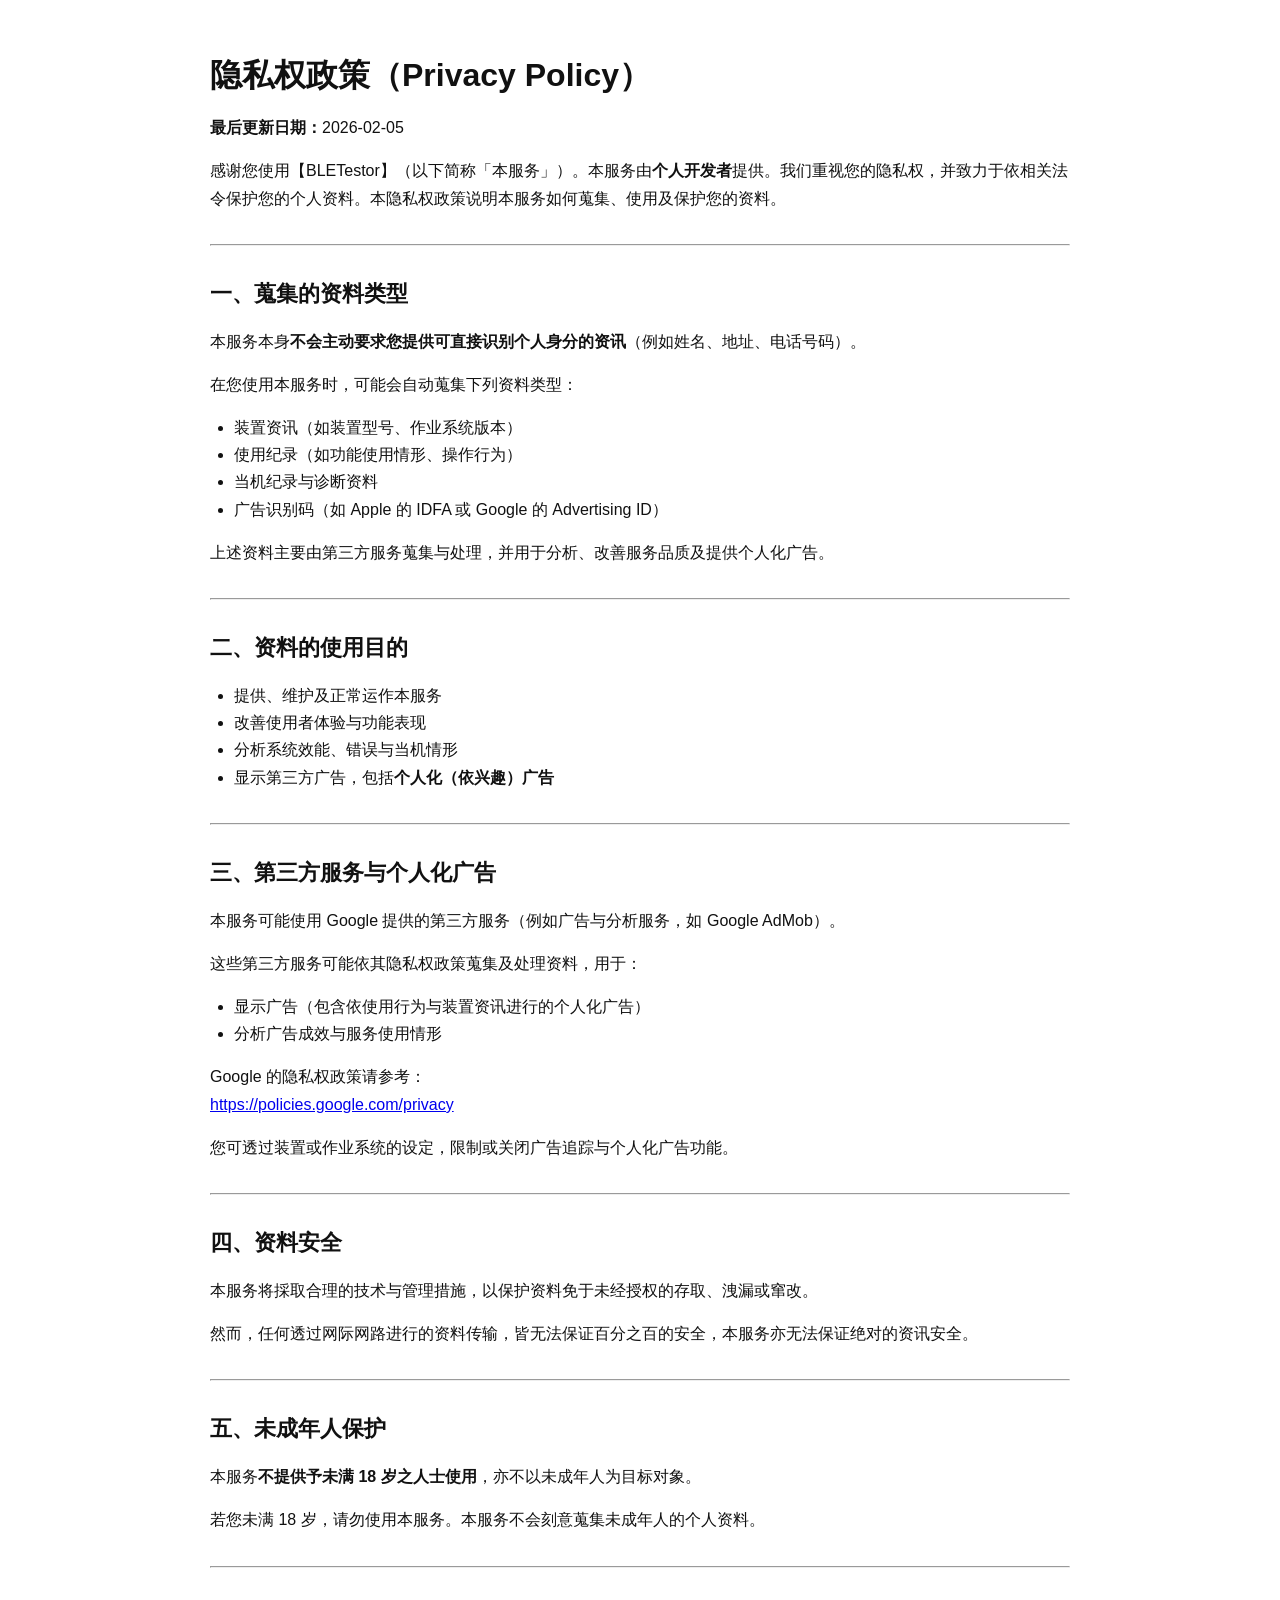
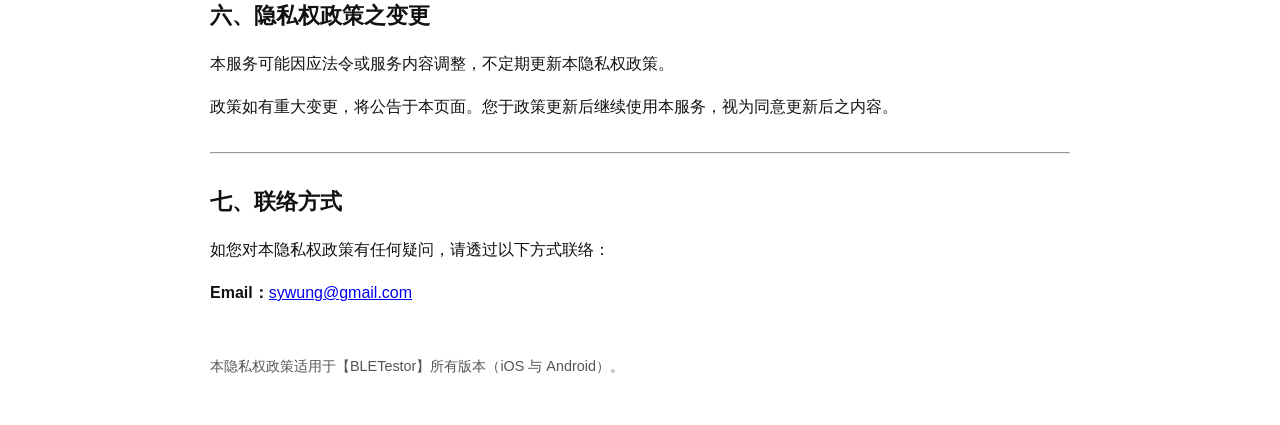
<file: zh-CN/PrivacyPolicy.html>
<!DOCTYPE html>
<html lang="zh-Hant">
<head>
  <meta charset="utf-8" />
  <meta name="viewport" content="width=device-width, initial-scale=1" />
  <title>BLETestor 隐私权政策</title>
  <style>
    body {
      font-family: -apple-system, BlinkMacSystemFont, "Segoe UI", Roboto, "Noto Sans TC", "PingFang TC", "Heiti TC", Arial, sans-serif;
      line-height: 1.7;
      margin: 0;
      padding: 2rem;
      background-color: #ffffff;
      color: #111111;
    }
    main {
      max-width: 860px;
      margin: auto;
    }
    h1, h2 {
      line-height: 1.4;
    }
    h1 {
      font-size: 2rem;
      margin-bottom: 0.5rem;
    }
    h2 {
      margin-top: 2rem;
      font-size: 1.4rem;
    }
    hr {
      margin: 2rem 0;
    }
    ul {
      padding-left: 1.5rem;
    }
    footer {
      margin-top: 3rem;
      font-size: 0.9rem;
      color: #555;
    }
  </style>
  <!-- Google tag (gtag.js) -->
  <script async src="https://www.googletagmanager.com/gtag/js?id=G-ZS31KPH66P"></script>
  <script>
    window.dataLayer = window.dataLayer || [];
    function gtag(){dataLayer.push(arguments);}
    gtag("js", new Date());

    gtag("config", "G-ZS31KPH66P");
  </script>
</head>
<body>
<main>

<h1>隐私权政策（Privacy Policy）</h1>
<p><strong>最后更新日期：</strong>2026-02-05</p>

<p>感谢您使用【BLETestor】（以下简称「本服务」）。本服务由<strong>个人开发者</strong>提供。我们重视您的隐私权，并致力于依相关法令保护您的个人资料。本隐私权政策说明本服务如何蒐集、使用及保护您的资料。</p>

<hr />

<h2>一、蒐集的资料类型</h2>
<p>本服务本身<strong>不会主动要求您提供可直接识别个人身分的资讯</strong>（例如姓名、地址、电话号码）。</p>

<p>在您使用本服务时，可能会自动蒐集下列资料类型：</p>
<ul>
  <li>装置资讯（如装置型号、作业系统版本）</li>
  <li>使用纪录（如功能使用情形、操作行为）</li>
  <li>当机纪录与诊断资料</li>
  <li>广告识别码（如 Apple 的 IDFA 或 Google 的 Advertising ID）</li>
</ul>

<p>上述资料主要由第三方服务蒐集与处理，并用于分析、改善服务品质及提供个人化广告。</p>

<hr />

<h2>二、资料的使用目的</h2>
<ul>
  <li>提供、维护及正常运作本服务</li>
  <li>改善使用者体验与功能表现</li>
  <li>分析系统效能、错误与当机情形</li>
  <li>显示第三方广告，包括<strong>个人化（依兴趣）广告</strong></li>
</ul>

<hr />

<h2>三、第三方服务与个人化广告</h2>
<p>本服务可能使用 Google 提供的第三方服务（例如广告与分析服务，如 Google AdMob）。</p>

<p>这些第三方服务可能依其隐私权政策蒐集及处理资料，用于：</p>
<ul>
  <li>显示广告（包含依使用行为与装置资讯进行的个人化广告）</li>
  <li>分析广告成效与服务使用情形</li>
</ul>

<p>Google 的隐私权政策请参考：<br />
<a href="https://policies.google.com/privacy" target="_blank" rel="noopener noreferrer">https://policies.google.com/privacy</a></p>

<p>您可透过装置或作业系统的设定，限制或关闭广告追踪与个人化广告功能。</p>

<hr />

<h2>四、资料安全</h2>
<p>本服务将採取合理的技术与管理措施，以保护资料免于未经授权的存取、洩漏或窜改。</p>
<p>然而，任何透过网际网路进行的资料传输，皆无法保证百分之百的安全，本服务亦无法保证绝对的资讯安全。</p>

<hr />

<h2>五、未成年人保护</h2>
<p>本服务<strong>不提供予未满 18 岁之人士使用</strong>，亦不以未成年人为目标对象。</p>
<p>若您未满 18 岁，请勿使用本服务。本服务不会刻意蒐集未成年人的个人资料。</p>

<hr />

<h2>六、隐私权政策之变更</h2>
<p>本服务可能因应法令或服务内容调整，不定期更新本隐私权政策。</p>
<p>政策如有重大变更，将公告于本页面。您于政策更新后继续使用本服务，视为同意更新后之内容。</p>

<hr />

<h2>七、联络方式</h2>
<p>如您对本隐私权政策有任何疑问，请透过以下方式联络：</p>
<p><strong>Email：</strong><a href="mailto:sywung@gmail.com">sywung@gmail.com</a></p>

<footer>
  <p>本隐私权政策适用于【BLETestor】所有版本（iOS 与 Android）。</p>
</footer>

</main>
</body>
</html>
</file>
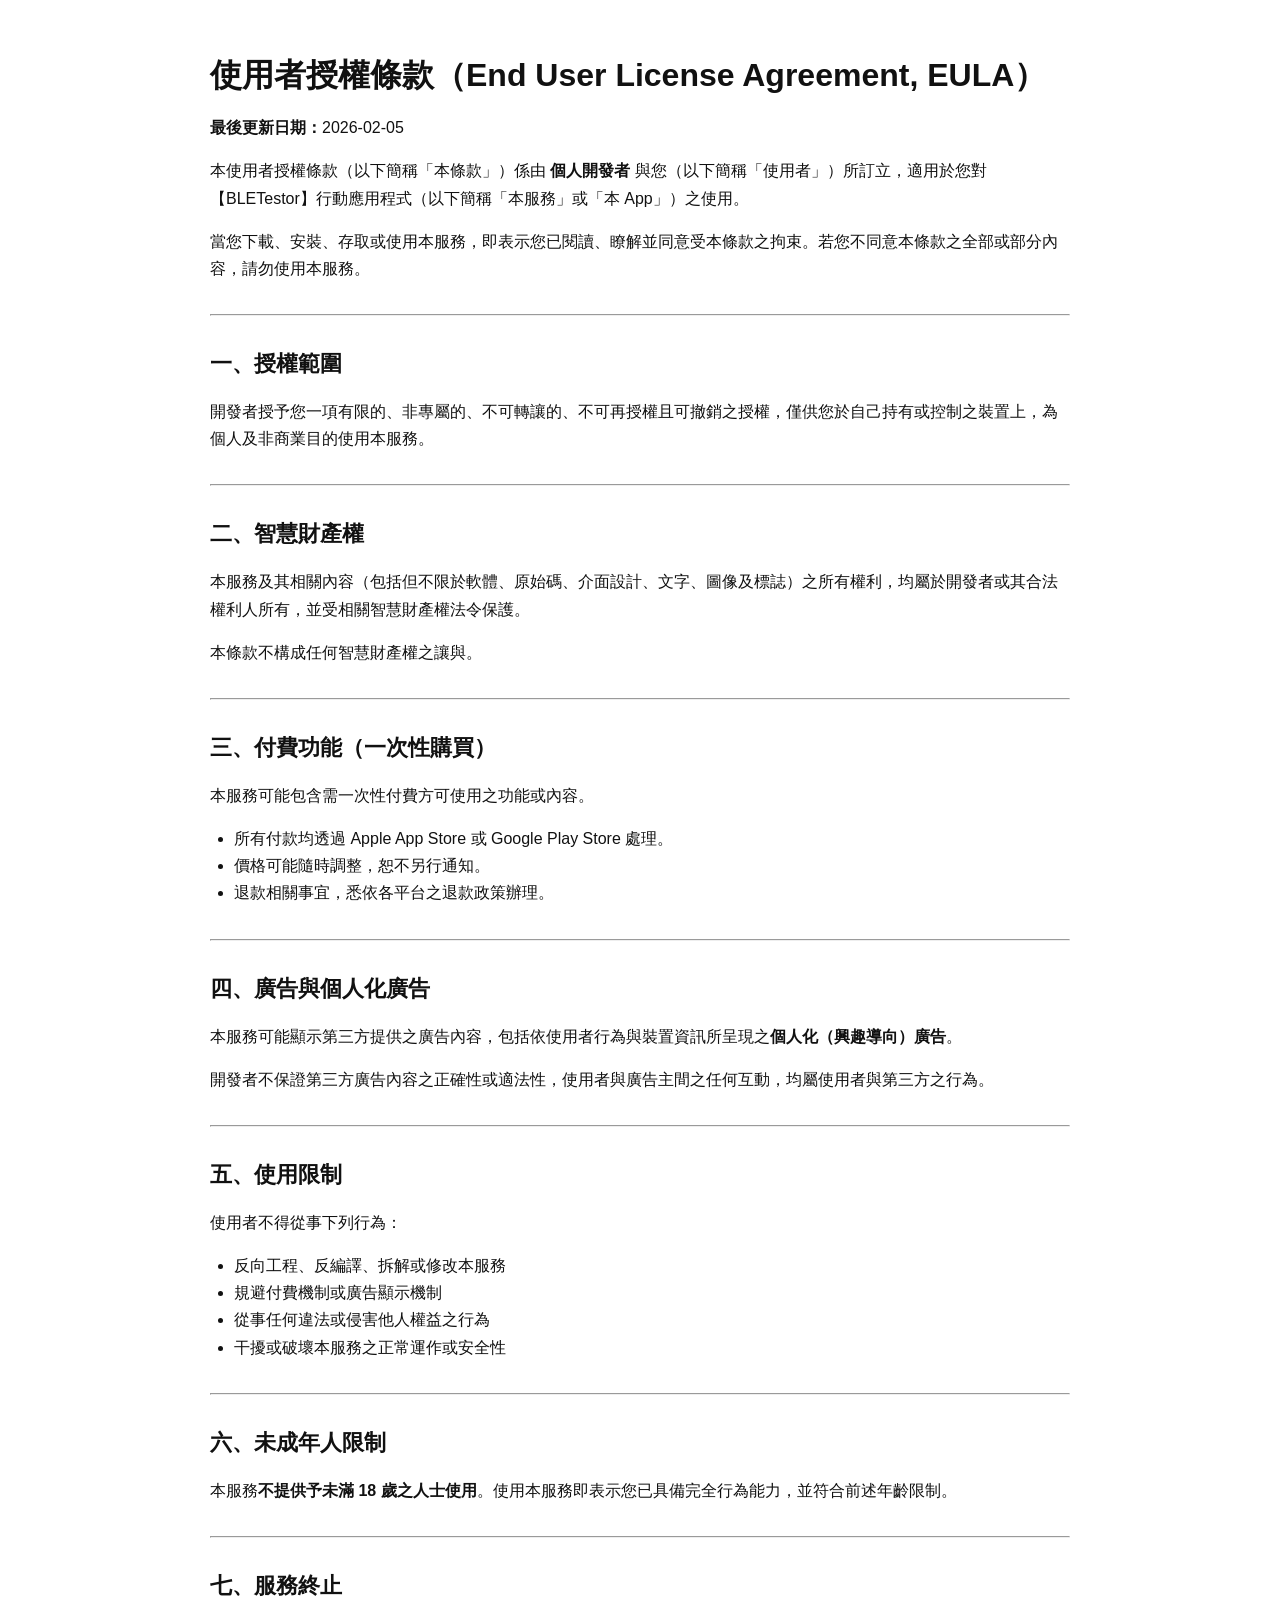
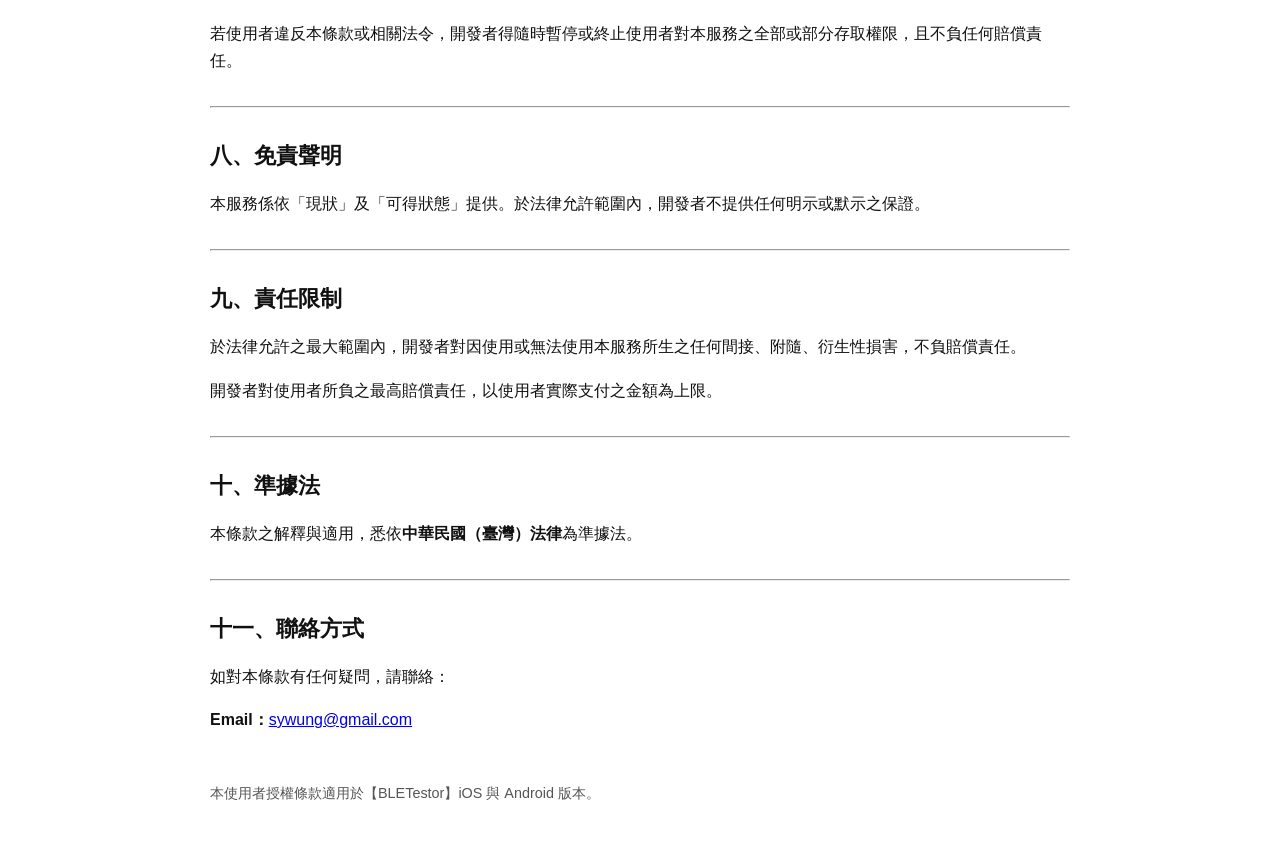
<file: zh-TW/eula.html>
<!DOCTYPE html>
<html lang="zh-Hant">
<head>
  <meta charset="utf-8" />
  <meta name="viewport" content="width=device-width, initial-scale=1" />
  <title>BLETestor 使用者授權條款（EULA）</title>
  <style>
    body {
      font-family: -apple-system, BlinkMacSystemFont, "Segoe UI", Roboto, "Noto Sans TC", "PingFang TC", "Heiti TC", Arial, sans-serif;
      line-height: 1.7;
      margin: 0;
      padding: 2rem;
      background-color: #ffffff;
      color: #111111;
    }
    main {
      max-width: 860px;
      margin: auto;
    }
    h1, h2 {
      line-height: 1.4;
    }
    h1 {
      font-size: 2rem;
      margin-bottom: 0.5rem;
    }
    h2 {
      margin-top: 2rem;
      font-size: 1.4rem;
    }
    hr {
      margin: 2rem 0;
    }
    ul {
      padding-left: 1.5rem;
    }
    footer {
      margin-top: 3rem;
      font-size: 0.9rem;
      color: #555;
    }
  </style>
  <!-- Google tag (gtag.js) -->
  <script async src="https://www.googletagmanager.com/gtag/js?id=G-ZS31KPH66P"></script>
  <script>
    window.dataLayer = window.dataLayer || [];
    function gtag(){dataLayer.push(arguments);}
    gtag("js", new Date());

    gtag("config", "G-ZS31KPH66P");
  </script>
</head>
<body>
<main>

<h1>使用者授權條款（End User License Agreement, EULA）</h1>
<p><strong>最後更新日期：</strong>2026-02-05</p>

<p>本使用者授權條款（以下簡稱「本條款」）係由 <strong>個人開發者</strong> 與您（以下簡稱「使用者」）所訂立，適用於您對【BLETestor】行動應用程式（以下簡稱「本服務」或「本 App」）之使用。</p>

<p>當您下載、安裝、存取或使用本服務，即表示您已閱讀、瞭解並同意受本條款之拘束。若您不同意本條款之全部或部分內容，請勿使用本服務。</p>

<hr />

<h2>一、授權範圍</h2>
<p>開發者授予您一項有限的、非專屬的、不可轉讓的、不可再授權且可撤銷之授權，僅供您於自己持有或控制之裝置上，為個人及非商業目的使用本服務。</p>

<hr />

<h2>二、智慧財產權</h2>
<p>本服務及其相關內容（包括但不限於軟體、原始碼、介面設計、文字、圖像及標誌）之所有權利，均屬於開發者或其合法權利人所有，並受相關智慧財產權法令保護。</p>
<p>本條款不構成任何智慧財產權之讓與。</p>

<hr />

<h2>三、付費功能（一次性購買）</h2>
<p>本服務可能包含需一次性付費方可使用之功能或內容。</p>
<ul>
  <li>所有付款均透過 Apple App Store 或 Google Play Store 處理。</li>
  <li>價格可能隨時調整，恕不另行通知。</li>
  <li>退款相關事宜，悉依各平台之退款政策辦理。</li>
</ul>

<hr />

<h2>四、廣告與個人化廣告</h2>
<p>本服務可能顯示第三方提供之廣告內容，包括依使用者行為與裝置資訊所呈現之<strong>個人化（興趣導向）廣告</strong>。</p>
<p>開發者不保證第三方廣告內容之正確性或適法性，使用者與廣告主間之任何互動，均屬使用者與第三方之行為。</p>

<hr />

<h2>五、使用限制</h2>
<p>使用者不得從事下列行為：</p>
<ul>
  <li>反向工程、反編譯、拆解或修改本服務</li>
  <li>規避付費機制或廣告顯示機制</li>
  <li>從事任何違法或侵害他人權益之行為</li>
  <li>干擾或破壞本服務之正常運作或安全性</li>
</ul>

<hr />

<h2>六、未成年人限制</h2>
<p>本服務<strong>不提供予未滿 18 歲之人士使用</strong>。使用本服務即表示您已具備完全行為能力，並符合前述年齡限制。</p>

<hr />

<h2>七、服務終止</h2>
<p>若使用者違反本條款或相關法令，開發者得隨時暫停或終止使用者對本服務之全部或部分存取權限，且不負任何賠償責任。</p>

<hr />

<h2>八、免責聲明</h2>
<p>本服務係依「現狀」及「可得狀態」提供。於法律允許範圍內，開發者不提供任何明示或默示之保證。</p>

<hr />

<h2>九、責任限制</h2>
<p>於法律允許之最大範圍內，開發者對因使用或無法使用本服務所生之任何間接、附隨、衍生性損害，不負賠償責任。</p>
<p>開發者對使用者所負之最高賠償責任，以使用者實際支付之金額為上限。</p>

<hr />

<h2>十、準據法</h2>
<p>本條款之解釋與適用，悉依<strong>中華民國（臺灣）法律</strong>為準據法。</p>

<hr />

<h2>十一、聯絡方式</h2>
<p>如對本條款有任何疑問，請聯絡：</p>
<p><strong>Email：</strong><a href="mailto:sywung@gmail.com">sywung@gmail.com</a></p>

<footer>
  <p>本使用者授權條款適用於【BLETestor】iOS 與 Android 版本。</p>
</footer>

</main>
</body>
</html>
</file>
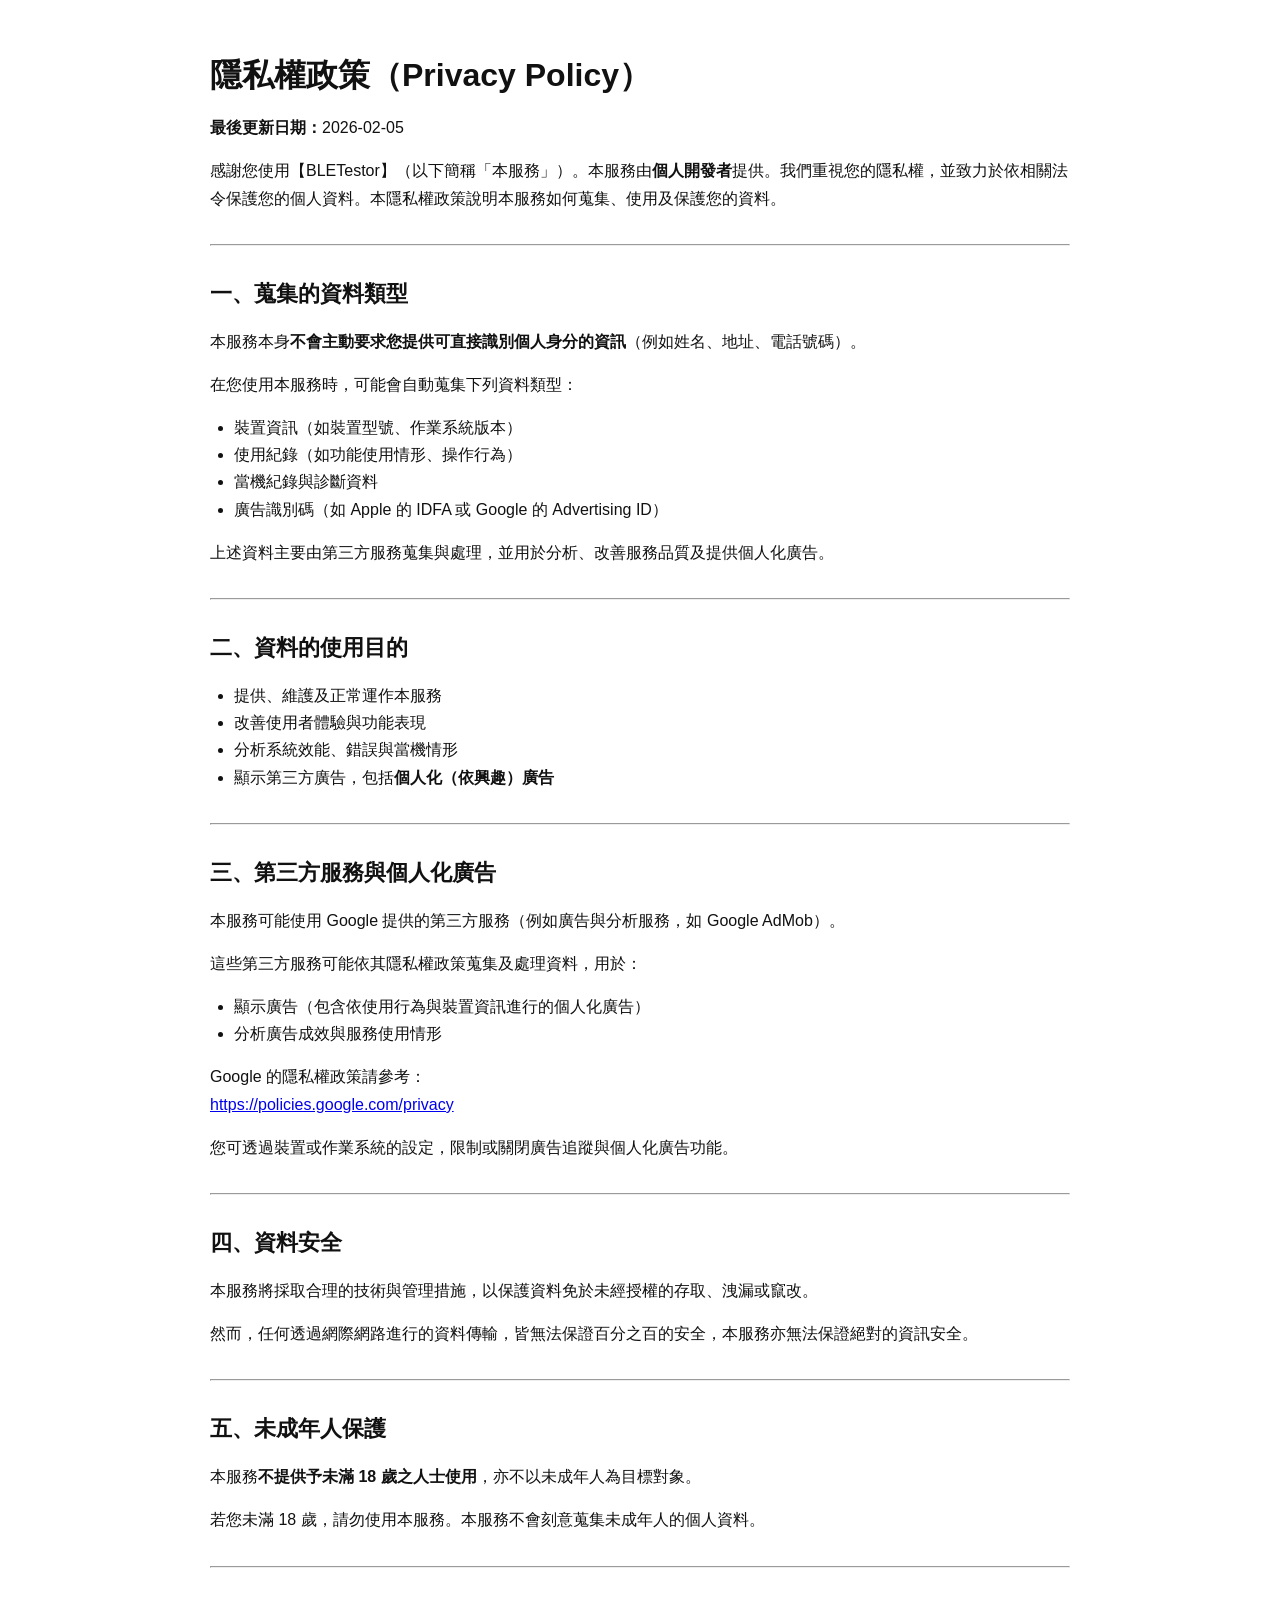
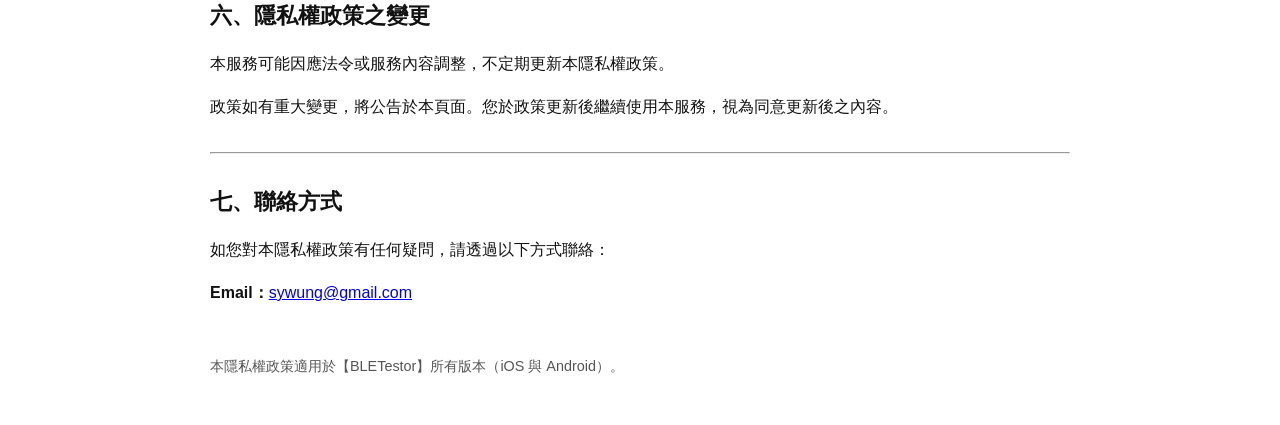
<file: zh-TW/PrivacyPolicy.html>
<!DOCTYPE html>
<html lang="zh-Hans">
<head>
  <meta charset="utf-8" />
  <meta name="viewport" content="width=device-width, initial-scale=1" />
  <title>BLETestor 隱私權政策</title>
  <style>
    body {
      font-family: -apple-system, BlinkMacSystemFont, "Segoe UI", Roboto, "Noto Sans TC", "PingFang TC", "Heiti TC", Arial, sans-serif;
      line-height: 1.7;
      margin: 0;
      padding: 2rem;
      background-color: #ffffff;
      color: #111111;
    }
    main {
      max-width: 860px;
      margin: auto;
    }
    h1, h2 {
      line-height: 1.4;
    }
    h1 {
      font-size: 2rem;
      margin-bottom: 0.5rem;
    }
    h2 {
      margin-top: 2rem;
      font-size: 1.4rem;
    }
    hr {
      margin: 2rem 0;
    }
    ul {
      padding-left: 1.5rem;
    }
    footer {
      margin-top: 3rem;
      font-size: 0.9rem;
      color: #555;
    }
  </style>
  <!-- Google tag (gtag.js) -->
  <script async src="https://www.googletagmanager.com/gtag/js?id=G-ZS31KPH66P"></script>
  <script>
    window.dataLayer = window.dataLayer || [];
    function gtag(){dataLayer.push(arguments);}
    gtag("js", new Date());

    gtag("config", "G-ZS31KPH66P");
  </script>
</head>
<body>
<main>

<h1>隱私權政策（Privacy Policy）</h1>
<p><strong>最後更新日期：</strong>2026-02-05</p>

<p>感謝您使用【BLETestor】（以下簡稱「本服務」）。本服務由<strong>個人開發者</strong>提供。我們重視您的隱私權，並致力於依相關法令保護您的個人資料。本隱私權政策說明本服務如何蒐集、使用及保護您的資料。</p>

<hr />

<h2>一、蒐集的資料類型</h2>
<p>本服務本身<strong>不會主動要求您提供可直接識別個人身分的資訊</strong>（例如姓名、地址、電話號碼）。</p>

<p>在您使用本服務時，可能會自動蒐集下列資料類型：</p>
<ul>
  <li>裝置資訊（如裝置型號、作業系統版本）</li>
  <li>使用紀錄（如功能使用情形、操作行為）</li>
  <li>當機紀錄與診斷資料</li>
  <li>廣告識別碼（如 Apple 的 IDFA 或 Google 的 Advertising ID）</li>
</ul>

<p>上述資料主要由第三方服務蒐集與處理，並用於分析、改善服務品質及提供個人化廣告。</p>

<hr />

<h2>二、資料的使用目的</h2>
<ul>
  <li>提供、維護及正常運作本服務</li>
  <li>改善使用者體驗與功能表現</li>
  <li>分析系統效能、錯誤與當機情形</li>
  <li>顯示第三方廣告，包括<strong>個人化（依興趣）廣告</strong></li>
</ul>

<hr />

<h2>三、第三方服務與個人化廣告</h2>
<p>本服務可能使用 Google 提供的第三方服務（例如廣告與分析服務，如 Google AdMob）。</p>

<p>這些第三方服務可能依其隱私權政策蒐集及處理資料，用於：</p>
<ul>
  <li>顯示廣告（包含依使用行為與裝置資訊進行的個人化廣告）</li>
  <li>分析廣告成效與服務使用情形</li>
</ul>

<p>Google 的隱私權政策請參考：<br />
<a href="https://policies.google.com/privacy" target="_blank" rel="noopener noreferrer">https://policies.google.com/privacy</a></p>

<p>您可透過裝置或作業系統的設定，限制或關閉廣告追蹤與個人化廣告功能。</p>

<hr />

<h2>四、資料安全</h2>
<p>本服務將採取合理的技術與管理措施，以保護資料免於未經授權的存取、洩漏或竄改。</p>
<p>然而，任何透過網際網路進行的資料傳輸，皆無法保證百分之百的安全，本服務亦無法保證絕對的資訊安全。</p>

<hr />

<h2>五、未成年人保護</h2>
<p>本服務<strong>不提供予未滿 18 歲之人士使用</strong>，亦不以未成年人為目標對象。</p>
<p>若您未滿 18 歲，請勿使用本服務。本服務不會刻意蒐集未成年人的個人資料。</p>

<hr />

<h2>六、隱私權政策之變更</h2>
<p>本服務可能因應法令或服務內容調整，不定期更新本隱私權政策。</p>
<p>政策如有重大變更，將公告於本頁面。您於政策更新後繼續使用本服務，視為同意更新後之內容。</p>

<hr />

<h2>七、聯絡方式</h2>
<p>如您對本隱私權政策有任何疑問，請透過以下方式聯絡：</p>
<p><strong>Email：</strong><a href="mailto:sywung@gmail.com">sywung@gmail.com</a></p>

<footer>
  <p>本隱私權政策適用於【BLETestor】所有版本（iOS 與 Android）。</p>
</footer>

</main>
</body>
</html>
</file>
